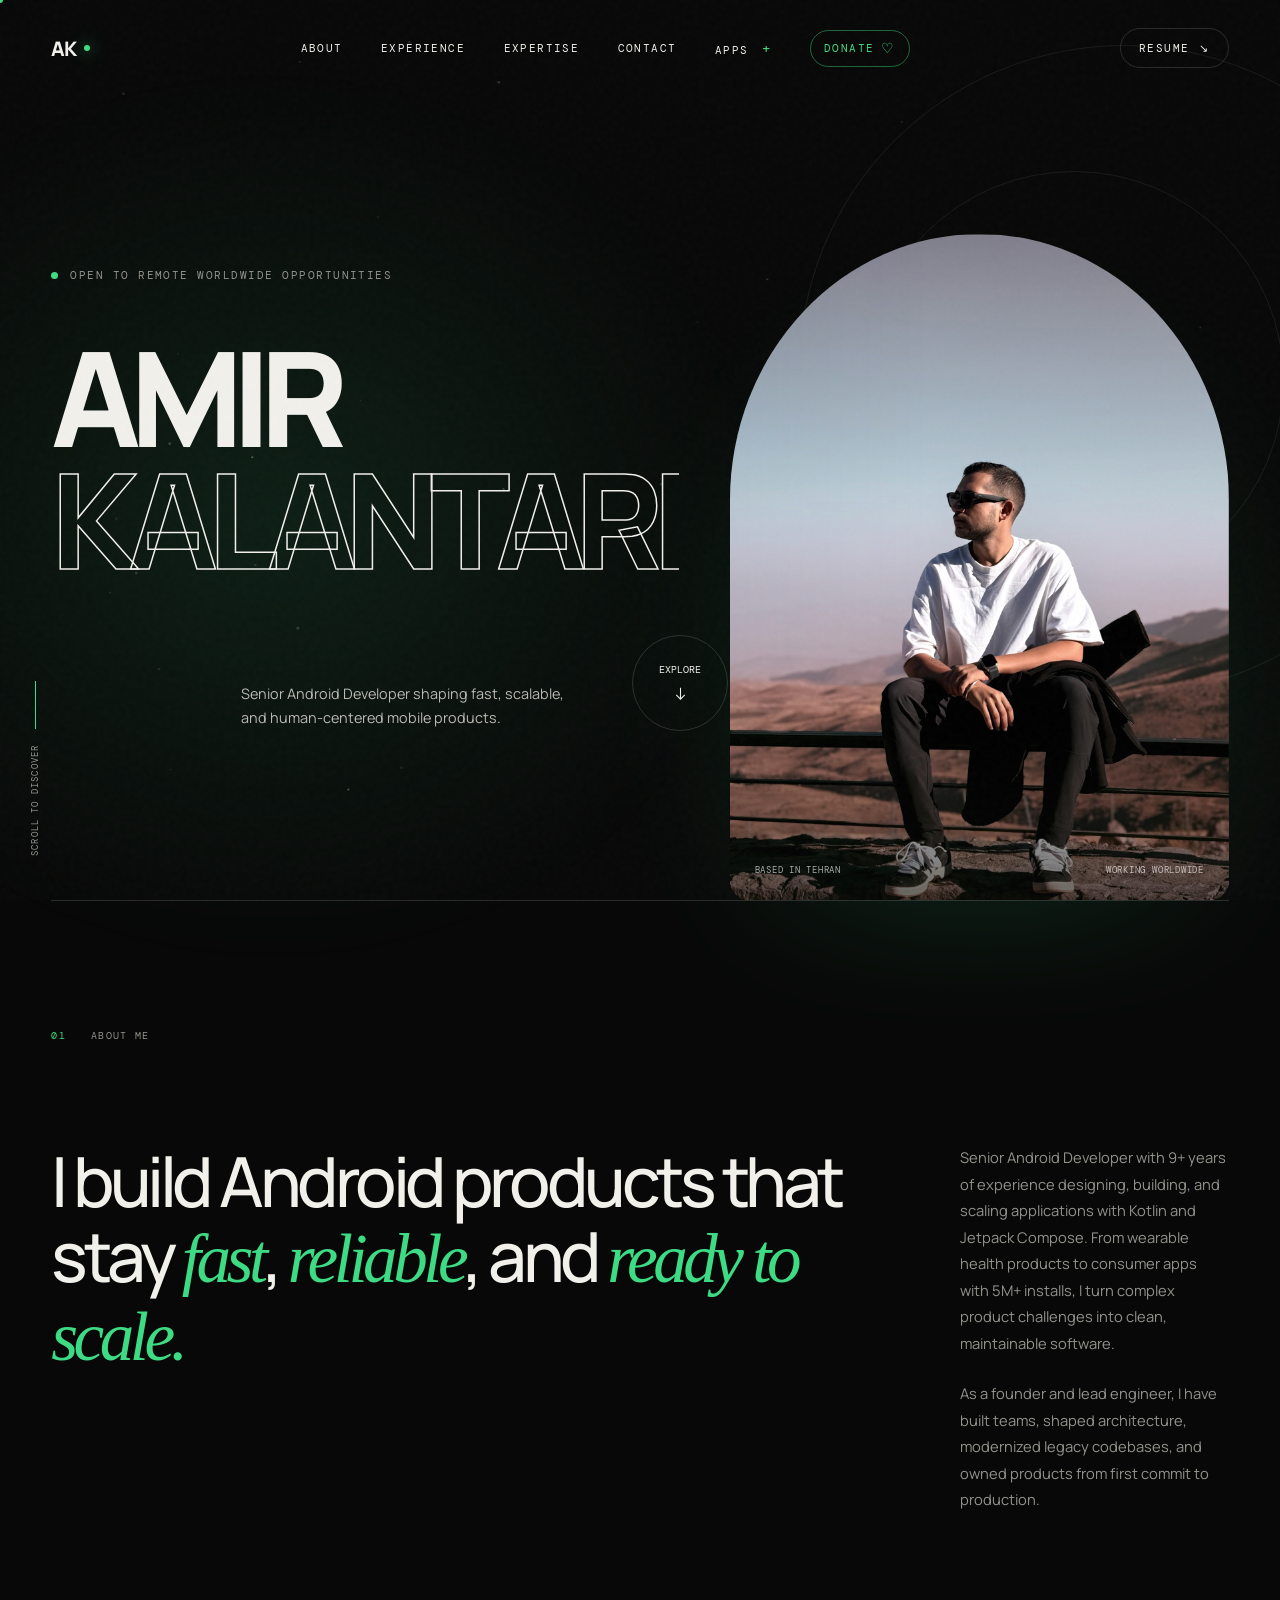
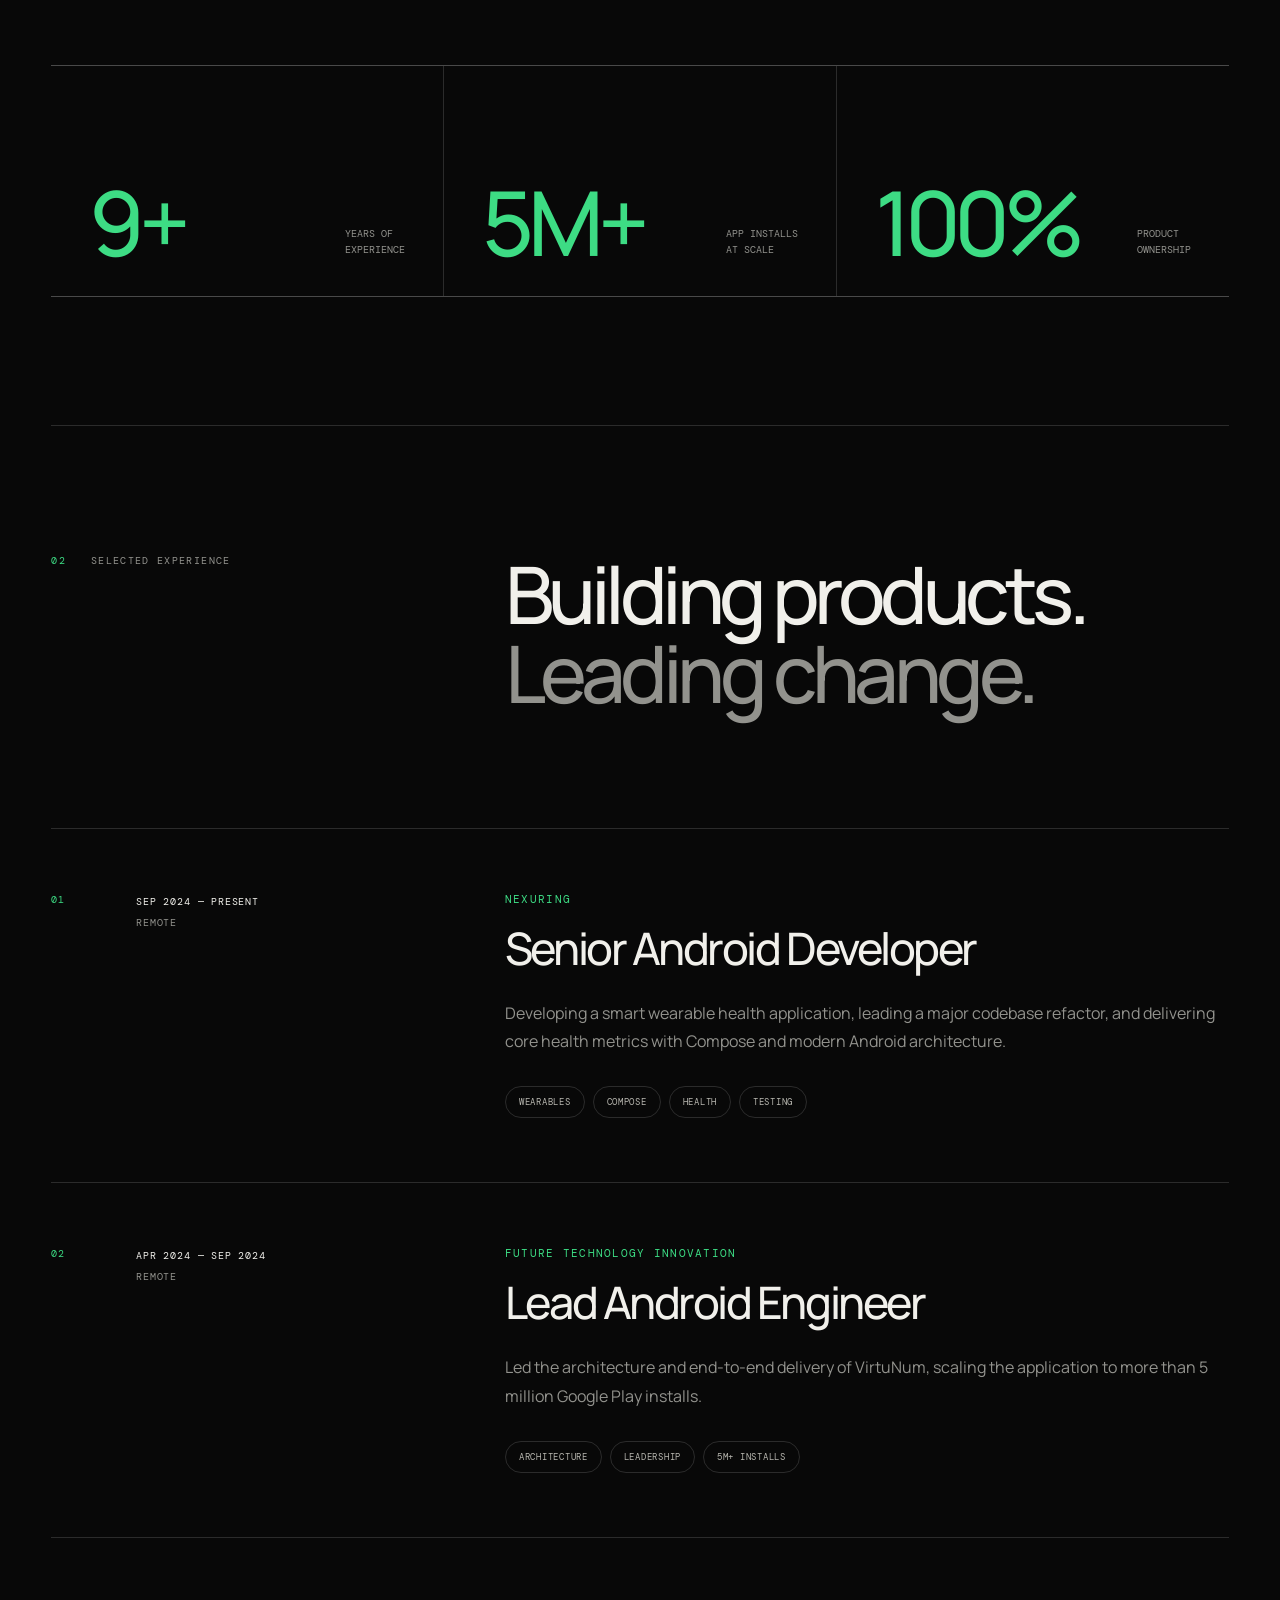
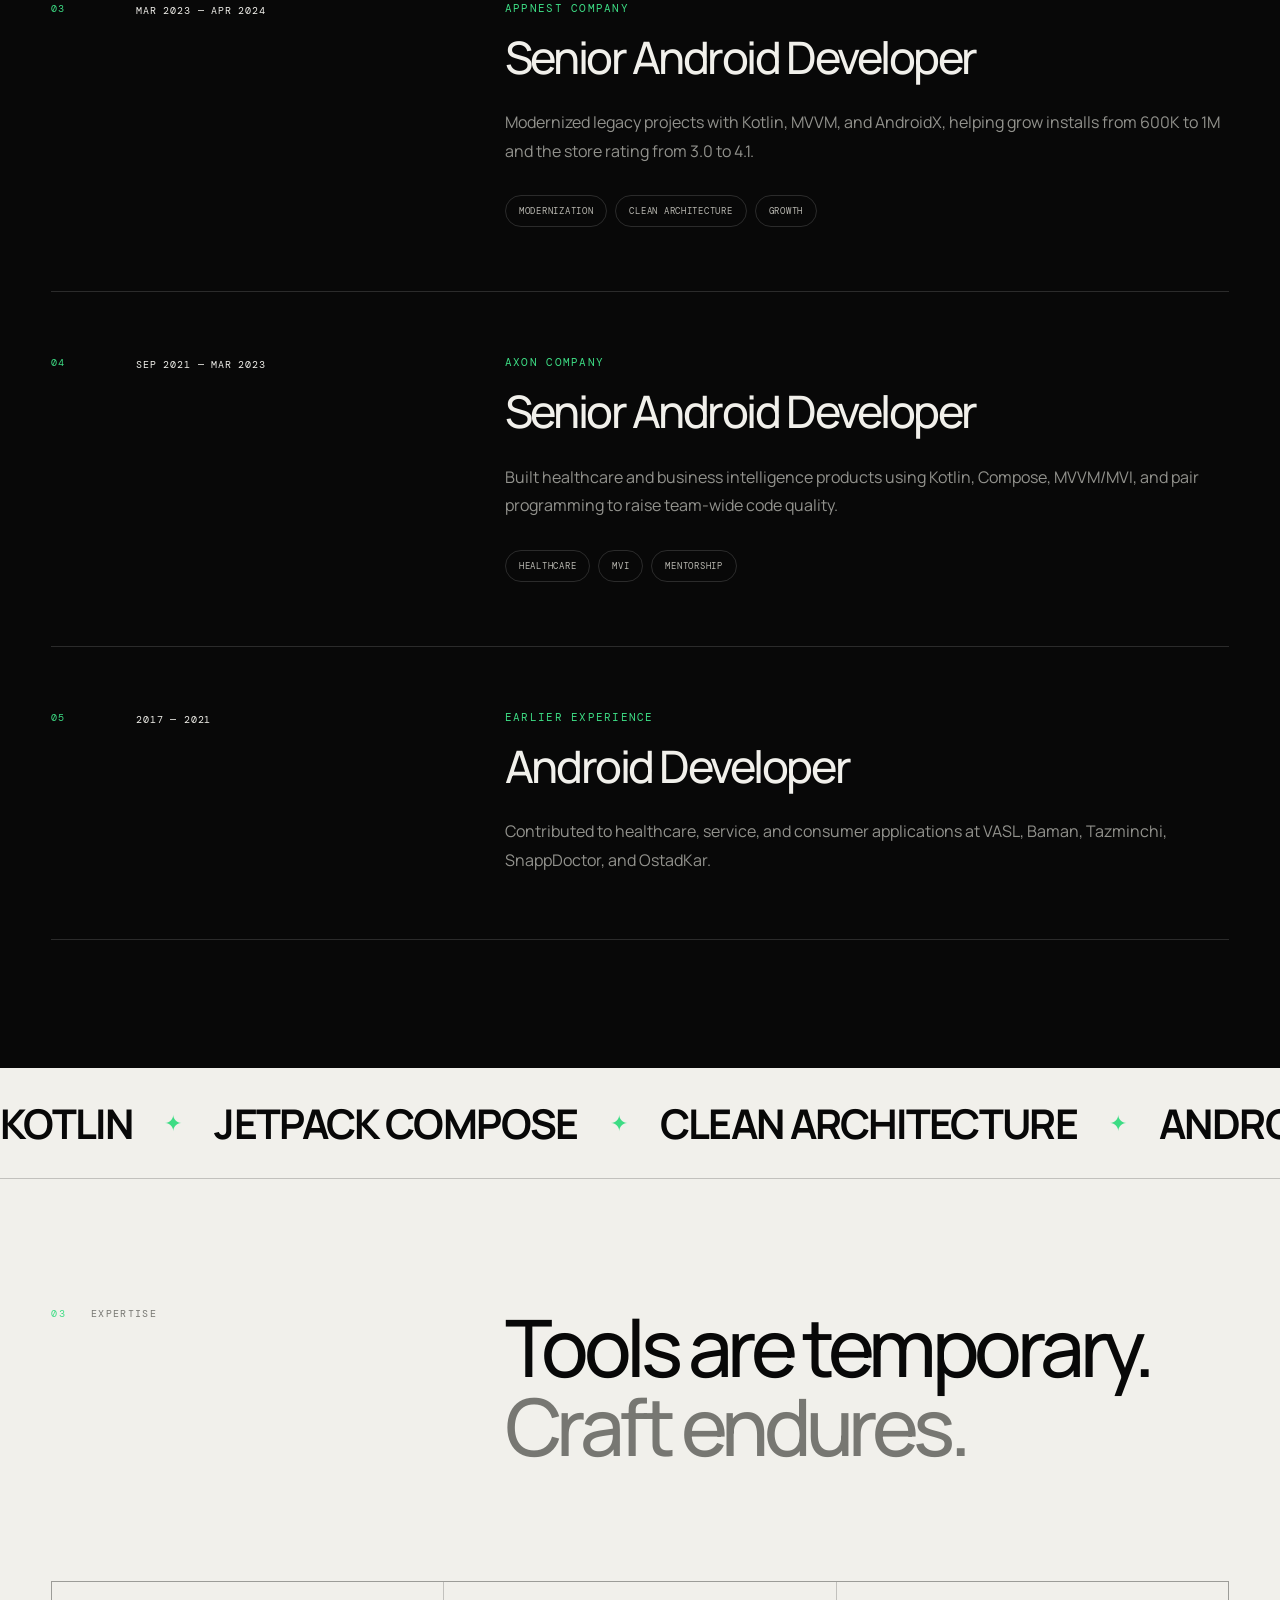
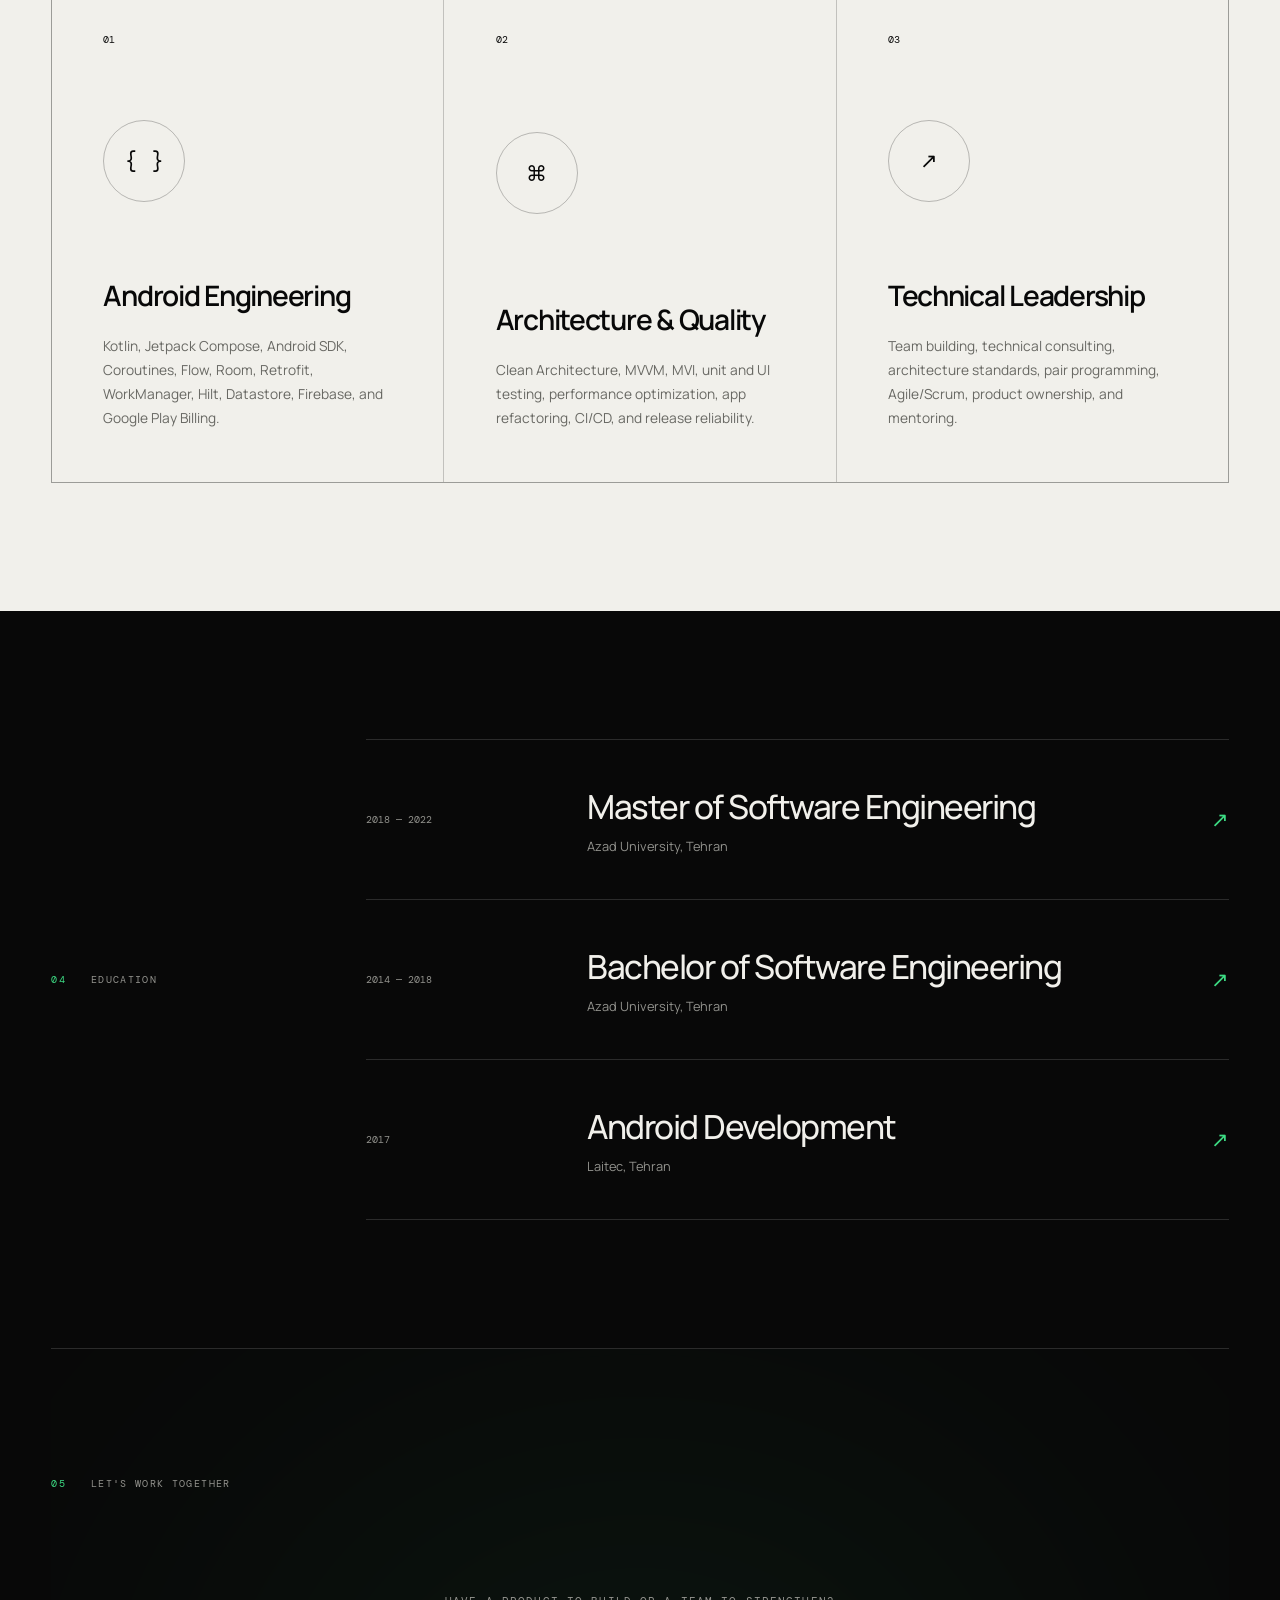
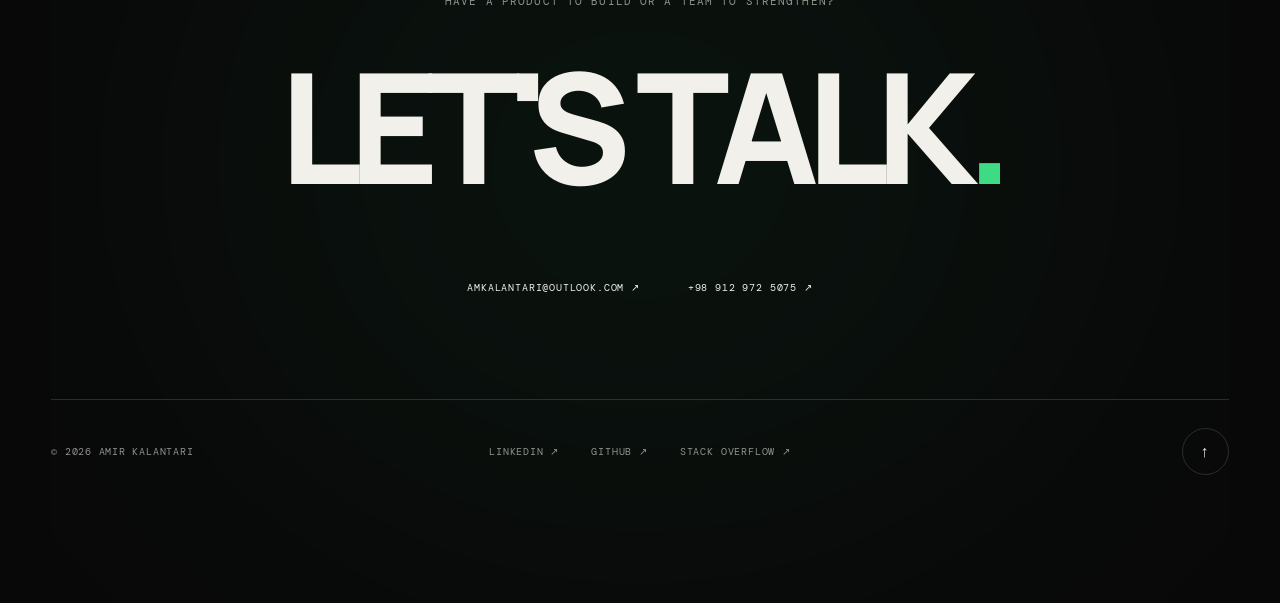
<file: index.html>
<!doctype html>
<html lang="en">
  <head>
    <meta charset="UTF-8" />
    <meta name="viewport" content="width=device-width, initial-scale=1.0" />
    <meta
      name="description"
      content="Amir Mohamad Kalantari is a Senior Android Developer with 9+ years of experience building high-scale, reliable mobile products."
    />
    <meta name="theme-color" content="#080808" />
    <meta property="og:title" content="Amir Kalantari — Senior Android Developer" />
    <meta
      property="og:description"
      content="Senior Android Developer specializing in Kotlin, Jetpack Compose, scalable architecture, and technical leadership."
    />
    <meta property="og:type" content="website" />
    <meta property="og:url" content="https://www.amkalantari.com/" />
    <meta
      property="og:image"
      content="https://www.amkalantari.com/assets/amir-kalantari-portrait.jpg"
    />
    <title>Amir Kalantari — Senior Android Developer</title>
    <link rel="canonical" href="https://www.amkalantari.com/" />
    <link rel="icon" href="assets/favicon.svg" type="image/svg+xml" />
    <link rel="preconnect" href="https://fonts.googleapis.com" />
    <link rel="preconnect" href="https://fonts.gstatic.com" crossorigin />
    <link
      href="https://fonts.googleapis.com/css2?family=DM+Mono:wght@300;400;500&family=Manrope:wght@400;500;600;700;800&display=swap"
      rel="stylesheet"
    />
    <link rel="stylesheet" href="styles.css" />
  </head>
  <body>
    <div class="noise" aria-hidden="true"></div>
    <div class="cursor-dot" aria-hidden="true"></div>
    <div class="cursor-ring" aria-hidden="true"></div>

    <header class="site-header">
      <a class="logo magnetic" href="#top" aria-label="Go to top">
        <span>AK</span><i></i>
      </a>
      <nav class="main-nav" aria-label="Main navigation">
        <a href="#about">About</a>
        <a href="#experience">Experience</a>
        <a href="#expertise">Expertise</a>
        <a href="#contact">Contact</a>
        <div class="apps-nav">
          <button
            class="apps-toggle"
            type="button"
            aria-expanded="false"
            aria-controls="apps-menu"
          >
            Apps
            <span aria-hidden="true">+</span>
          </button>
          <div class="apps-menu" id="apps-menu">
            <p>Android applications</p>
            <div class="apps-grid">
              <a href="https://agesnap.amkalantari.com"><span>AS</span>AgeSnap</a>
              <a href="https://fitindex.amkalantari.com"><span>FI</span>FitIndex BMI</a>
              <a href="https://loanmate.amkalantari.com"><span>LM</span>LoanMate</a>
              <a href="https://passforge.amkalantari.com"><span>PF</span>PassForge</a>
              <a href="https://focuspulse.amkalantari.com"><span>FP</span>FocusPulse</a>
              <a href="https://qrly.amkalantari.com"><span>QR</span>QRly</a>
              <a href="https://tiply.amkalantari.com"><span>TP</span>Tiply</a>
              <a href="https://hydratap.amkalantari.com"><span>HT</span>HydraTap</a>
              <a href="https://unitly.amkalantari.com"><span>UN</span>Unitly</a>
            </div>
          </div>
        </div>
        <a class="donate-nav-link" href="/donate">
          Donate
          <span aria-hidden="true">♡</span>
        </a>
      </nav>
      <a class="header-cta magnetic" href="assets/Amir_Kalantari_Resume.pdf" download>
        Resume
        <span aria-hidden="true">↘</span>
      </a>
      <button class="menu-button" type="button" aria-label="Open menu" aria-expanded="false">
        <span></span><span></span>
      </button>
    </header>

    <main>
      <section class="hero" id="top">
        <canvas id="particle-canvas" aria-hidden="true"></canvas>
        <div class="hero-orbit orbit-one" aria-hidden="true"></div>
        <div class="hero-orbit orbit-two" aria-hidden="true"></div>

        <div class="hero-copy">
          <p class="eyebrow reveal">
            <span class="status-pulse"></span>
            Open to remote worldwide opportunities
          </p>
          <h1 class="hero-title" aria-label="Amir Kalantari, Senior Android Developer">
            <span class="title-line"><span>AMIR</span></span>
            <span class="title-line title-outline"><span>KALANTARI</span></span>
          </h1>
          <div class="hero-bottom reveal">
            <p>
              Senior Android Developer shaping fast, scalable, and human-centered mobile
              products.
            </p>
            <a class="round-link magnetic" href="#about" aria-label="Discover more">
              <span>Explore</span>
              <svg viewBox="0 0 24 24" aria-hidden="true">
                <path d="M12 4v16M6 14l6 6 6-6" />
              </svg>
            </a>
          </div>
        </div>

        <div class="hero-portrait">
          <div class="portrait-glow"></div>
          <div class="portrait-frame reveal-image">
            <img
              src="assets/amir-kalantari-portrait.jpg"
              alt="Portrait of Amir Kalantari"
              width="1800"
              height="2400"
            />
          </div>
          <div class="portrait-label">
            <span>Based in Tehran</span>
            <span>Working worldwide</span>
          </div>
        </div>

        <div class="scroll-note" aria-hidden="true">
          <span>Scroll to discover</span>
          <i></i>
        </div>
      </section>

      <section class="statement section-pad" id="about">
        <div class="section-tag reveal">
          <span>01</span>
          <p>About me</p>
        </div>
        <div class="statement-content">
          <p class="big-statement split-reveal">
            I build Android products that stay <em>fast</em>, <em>reliable</em>, and
            <em>ready to scale.</em>
          </p>
          <div class="about-detail reveal">
            <p>
              Senior Android Developer with 9+ years of experience designing, building,
              and scaling applications with Kotlin and Jetpack Compose. From wearable
              health products to consumer apps with 5M+ installs, I turn complex product
              challenges into clean, maintainable software.
            </p>
            <p>
              As a founder and lead engineer, I have built teams, shaped architecture,
              modernized legacy codebases, and owned products from first commit to
              production.
            </p>
          </div>
        </div>

        <div class="metrics">
          <article class="metric reveal">
            <strong data-count="9" data-suffix="+">0</strong>
            <span>Years of<br />experience</span>
          </article>
          <article class="metric reveal">
            <strong data-count="5" data-suffix="M+">0</strong>
            <span>App installs<br />at scale</span>
          </article>
          <article class="metric reveal">
            <strong data-count="100" data-suffix="%">0</strong>
            <span>Product<br />ownership</span>
          </article>
        </div>
      </section>

      <section class="experience section-pad" id="experience">
        <div class="section-heading">
          <div class="section-tag reveal">
            <span>02</span>
            <p>Selected experience</p>
          </div>
          <h2 class="reveal">Building products.<br /><span>Leading change.</span></h2>
        </div>

        <div class="timeline">
          <article class="job reveal">
            <div class="job-meta">
              <span class="job-index">01</span>
              <p>Sep 2024 — Present</p>
              <small>Remote</small>
            </div>
            <div class="job-main">
              <p class="job-company">NexuRing</p>
              <h3>Senior Android Developer</h3>
              <p>
                Developing a smart wearable health application, leading a major codebase
                refactor, and delivering core health metrics with Compose and modern
                Android architecture.
              </p>
              <div class="job-tags">
                <span>Wearables</span><span>Compose</span><span>Health</span>
                <span>Testing</span>
              </div>
            </div>
          </article>

          <article class="job reveal">
            <div class="job-meta">
              <span class="job-index">02</span>
              <p>Apr 2024 — Sep 2024</p>
              <small>Remote</small>
            </div>
            <div class="job-main">
              <p class="job-company">Future Technology Innovation</p>
              <h3>Lead Android Engineer</h3>
              <p>
                Led the architecture and end-to-end delivery of VirtuNum, scaling the
                application to more than 5 million Google Play installs.
              </p>
              <div class="job-tags">
                <span>Architecture</span><span>Leadership</span><span>5M+ installs</span>
              </div>
            </div>
          </article>

          <article class="job reveal">
            <div class="job-meta">
              <span class="job-index">03</span>
              <p>Mar 2023 — Apr 2024</p>
            </div>
            <div class="job-main">
              <p class="job-company">Appnest Company</p>
              <h3>Senior Android Developer</h3>
              <p>
                Modernized legacy projects with Kotlin, MVVM, and AndroidX, helping grow
                installs from 600K to 1M and the store rating from 3.0 to 4.1.
              </p>
              <div class="job-tags">
                <span>Modernization</span><span>Clean Architecture</span>
                <span>Growth</span>
              </div>
            </div>
          </article>

          <article class="job reveal">
            <div class="job-meta">
              <span class="job-index">04</span>
              <p>Sep 2021 — Mar 2023</p>
            </div>
            <div class="job-main">
              <p class="job-company">Axon Company</p>
              <h3>Senior Android Developer</h3>
              <p>
                Built healthcare and business intelligence products using Kotlin,
                Compose, MVVM/MVI, and pair programming to raise team-wide code quality.
              </p>
              <div class="job-tags">
                <span>Healthcare</span><span>MVI</span><span>Mentorship</span>
              </div>
            </div>
          </article>

          <article class="job job-compact reveal">
            <div class="job-meta">
              <span class="job-index">05</span>
              <p>2017 — 2021</p>
            </div>
            <div class="job-main">
              <p class="job-company">Earlier Experience</p>
              <h3>Android Developer</h3>
              <p>
                Contributed to healthcare, service, and consumer applications at VASL,
                Baman, Tazminchi, SnappDoctor, and OstadKar.
              </p>
            </div>
          </article>
        </div>
      </section>

      <section class="expertise" id="expertise">
        <div class="marquee" aria-hidden="true">
          <div class="marquee-track">
            <span>KOTLIN</span><i>✦</i><span>JETPACK COMPOSE</span><i>✦</i>
            <span>CLEAN ARCHITECTURE</span><i>✦</i><span>ANDROID</span><i>✦</i>
            <span>KOTLIN</span><i>✦</i><span>JETPACK COMPOSE</span><i>✦</i>
            <span>CLEAN ARCHITECTURE</span><i>✦</i><span>ANDROID</span><i>✦</i>
          </div>
        </div>

        <div class="section-pad expertise-inner">
          <div class="section-heading">
            <div class="section-tag reveal">
              <span>03</span>
              <p>Expertise</p>
            </div>
            <h2 class="reveal">Tools are temporary.<br /><span>Craft endures.</span></h2>
          </div>

          <div class="skills-grid">
            <article class="skill-card reveal">
              <span class="skill-number">01</span>
              <div class="skill-icon">{ }</div>
              <h3>Android Engineering</h3>
              <p>
                Kotlin, Jetpack Compose, Android SDK, Coroutines, Flow, Room, Retrofit,
                WorkManager, Hilt, Datastore, Firebase, and Google Play Billing.
              </p>
            </article>
            <article class="skill-card reveal">
              <span class="skill-number">02</span>
              <div class="skill-icon">⌘</div>
              <h3>Architecture & Quality</h3>
              <p>
                Clean Architecture, MVVM, MVI, unit and UI testing, performance
                optimization, app refactoring, CI/CD, and release reliability.
              </p>
            </article>
            <article class="skill-card reveal">
              <span class="skill-number">03</span>
              <div class="skill-icon">↗</div>
              <h3>Technical Leadership</h3>
              <p>
                Team building, technical consulting, architecture standards, pair
                programming, Agile/Scrum, product ownership, and mentoring.
              </p>
            </article>
          </div>
        </div>
      </section>

      <section class="education section-pad">
        <div class="section-tag reveal">
          <span>04</span>
          <p>Education</p>
        </div>
        <div class="education-list">
          <article class="education-item reveal">
            <span>2018 — 2022</span>
            <div>
              <h3>Master of Software Engineering</h3>
              <p>Azad University, Tehran</p>
            </div>
            <i>↗</i>
          </article>
          <article class="education-item reveal">
            <span>2014 — 2018</span>
            <div>
              <h3>Bachelor of Software Engineering</h3>
              <p>Azad University, Tehran</p>
            </div>
            <i>↗</i>
          </article>
          <article class="education-item reveal">
            <span>2017</span>
            <div>
              <h3>Android Development</h3>
              <p>Laitec, Tehran</p>
            </div>
            <i>↗</i>
          </article>
        </div>
      </section>

      <section class="contact section-pad" id="contact">
        <div class="contact-glow" aria-hidden="true"></div>
        <div class="section-tag reveal">
          <span>05</span>
          <p>Let's work together</p>
        </div>
        <div class="contact-main">
          <p class="contact-kicker reveal">Have a product to build or a team to strengthen?</p>
          <a class="contact-email magnetic reveal" href="mailto:Amkalantari@outlook.com">
            LET'S TALK<span>.</span>
          </a>
          <div class="contact-actions reveal">
            <a href="mailto:Amkalantari@outlook.com">Amkalantari@outlook.com ↗</a>
            <a href="tel:+989129725075">+98 912 972 5075 ↗</a>
          </div>
        </div>

        <footer>
          <p>© <span id="year">2026</span> Amir Kalantari</p>
          <div class="socials">
            <a href="https://www.linkedin.com/in/amkalantari/" target="_blank" rel="noreferrer"
              >LinkedIn ↗</a
            >
            <a href="https://github.com/amkalantari" target="_blank" rel="noreferrer"
              >GitHub ↗</a
            >
            <a
              href="https://stackoverflow.com/users/10337250/amiir-kalantari"
              target="_blank"
              rel="noreferrer"
              >Stack Overflow ↗</a
            >
          </div>
          <a class="back-top magnetic" href="#top" aria-label="Back to top">↑</a>
        </footer>
      </section>
    </main>

    <script src="script.js"></script>
  </body>
</html>
</file>
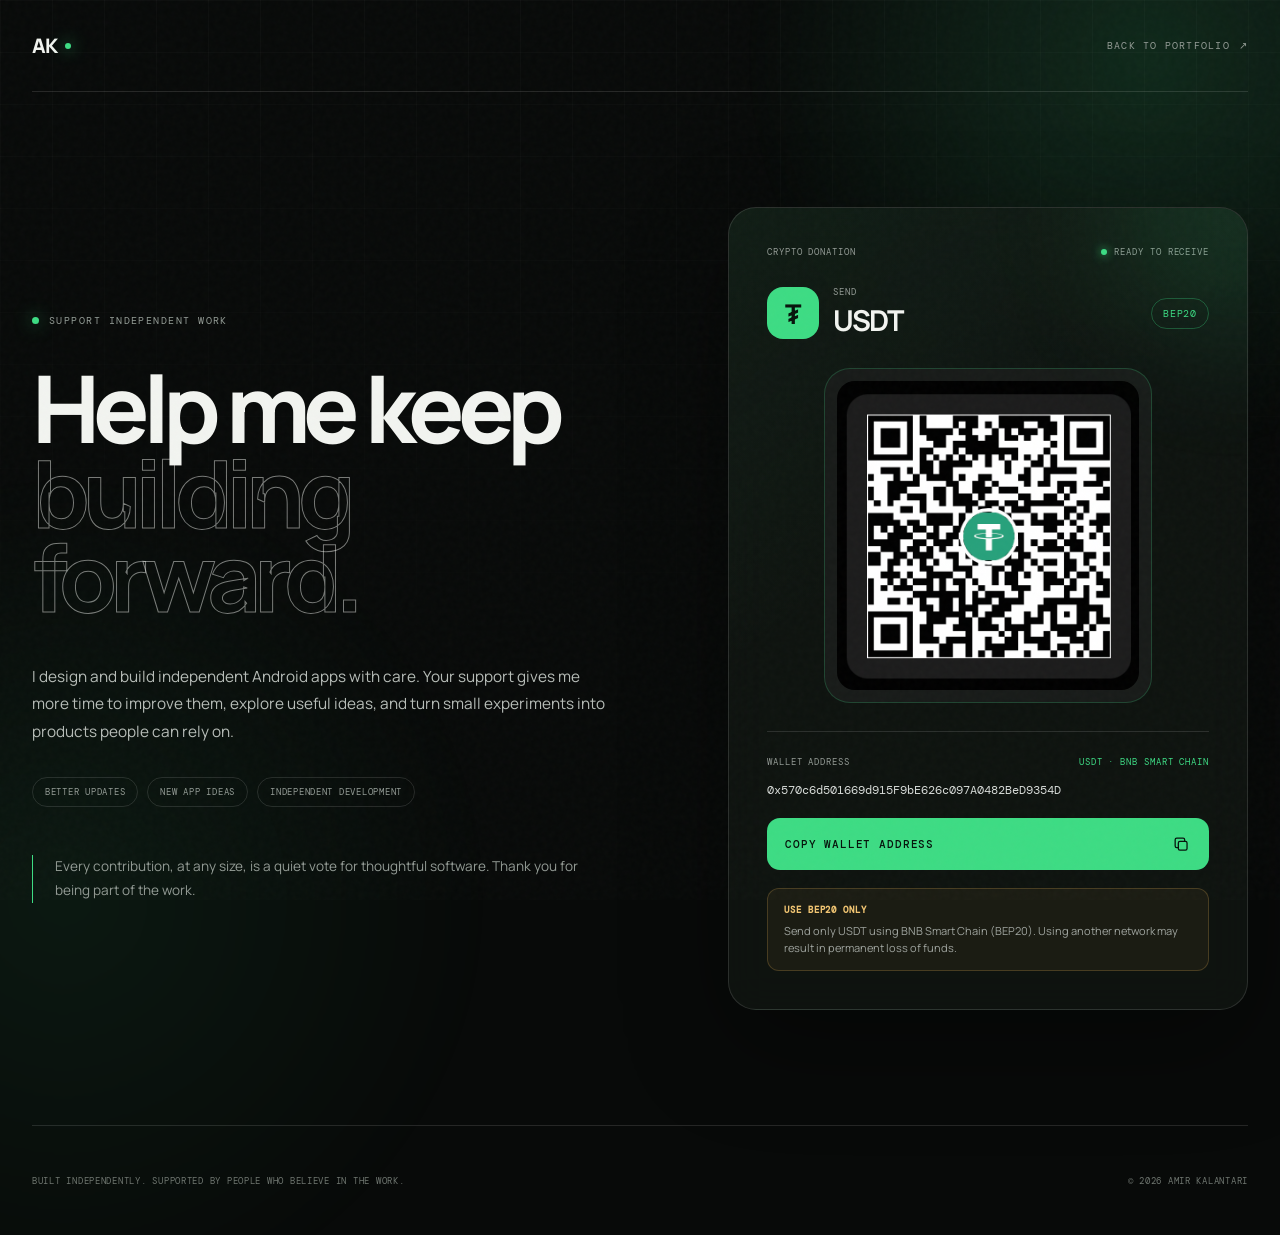
<file: donate/index.html>
<!doctype html>
<html lang="en">
  <head>
    <meta charset="UTF-8" />
    <meta name="viewport" content="width=device-width, initial-scale=1.0" />
    <meta
      name="description"
      content="Support Amir Kalantari's independent Android apps and open product experiments."
    />
    <meta name="theme-color" content="#080a09" />
    <meta property="og:title" content="Support Amir Kalantari" />
    <meta
      property="og:description"
      content="Help fund independent Android apps, thoughtful experiments, and better digital products."
    />
    <meta property="og:type" content="website" />
    <meta property="og:url" content="https://www.amkalantari.com/donate" />
    <title>Donate — Amir Kalantari</title>
    <link rel="canonical" href="https://www.amkalantari.com/donate" />
    <link rel="icon" href="/assets/favicon.svg" type="image/svg+xml" />
    <link rel="preconnect" href="https://fonts.googleapis.com" />
    <link rel="preconnect" href="https://fonts.gstatic.com" crossorigin />
    <link
      href="https://fonts.googleapis.com/css2?family=DM+Mono:wght@300;400;500&family=Manrope:wght@400;500;600;700;800&display=swap"
      rel="stylesheet"
    />
    <link rel="stylesheet" href="/donate/donate.css" />
  </head>
  <body>
    <div class="noise" aria-hidden="true"></div>
    <div class="ambient ambient-one" aria-hidden="true"></div>
    <div class="ambient ambient-two" aria-hidden="true"></div>

    <header class="donate-header">
      <a class="brand" href="/" aria-label="Back to Amir Kalantari portfolio">
        <span>AK</span><i></i>
      </a>
      <a class="back-link" href="/">
        Back to portfolio
        <span aria-hidden="true">↗</span>
      </a>
    </header>

    <main>
      <section class="donate-intro">
        <p class="eyebrow"><i></i> Support independent work</p>
        <h1>
          Help me keep<br />
          <span>building forward.</span>
        </h1>
        <p class="lead">
          I design and build independent Android apps with care. Your support gives me more
          time to improve them, explore useful ideas, and turn small experiments into
          products people can rely on.
        </p>
        <div class="impact-list">
          <span>Better updates</span>
          <span>New app ideas</span>
          <span>Independent development</span>
        </div>
        <blockquote>
          Every contribution, at any size, is a quiet vote for thoughtful software. Thank
          you for being part of the work.
        </blockquote>
      </section>

      <section class="wallet-card" aria-labelledby="wallet-title">
        <div class="card-topline">
          <span>Crypto donation</span>
          <span class="live-label"><i></i> Ready to receive</span>
        </div>

        <div class="token-heading">
          <div class="token-mark">₮</div>
          <div>
            <p>Send</p>
            <h2 id="wallet-title">USDT</h2>
          </div>
          <div class="network-badge">BEP20</div>
        </div>

        <div class="qr-frame">
          <img
            src="/assets/donate-usdt-bep20.png"
            alt="QR code for Amir Kalantari's USDT wallet on the BEP20 network"
            width="342"
            height="350"
          />
        </div>

        <div class="wallet-details">
          <div class="detail-label">
            <span>Wallet address</span>
            <span>USDT · BNB Smart Chain</span>
          </div>
          <code id="wallet-address">0x570c6d501669d915F9bE626c097A0482BeD9354D</code>
          <button class="copy-button" type="button" data-copy-address>
            <span data-copy-label>Copy wallet address</span>
            <svg viewBox="0 0 24 24" aria-hidden="true">
              <rect x="8" y="8" width="11" height="11" rx="2"></rect>
              <path d="M16 8V6a2 2 0 0 0-2-2H6a2 2 0 0 0-2 2v8a2 2 0 0 0 2 2h2"></path>
            </svg>
          </button>
        </div>

        <div class="network-warning">
          <strong>Use BEP20 only</strong>
          Send only USDT using BNB Smart Chain (BEP20). Using another network may result in
          permanent loss of funds.
        </div>
      </section>
    </main>

    <footer>
      <p>Built independently. Supported by people who believe in the work.</p>
      <p>© <span id="year"></span> Amir Kalantari</p>
    </footer>

    <div class="toast" role="status" aria-live="polite" data-toast>
      Wallet address copied
    </div>
    <script src="/donate/donate.js"></script>
  </body>
</html>
</file>
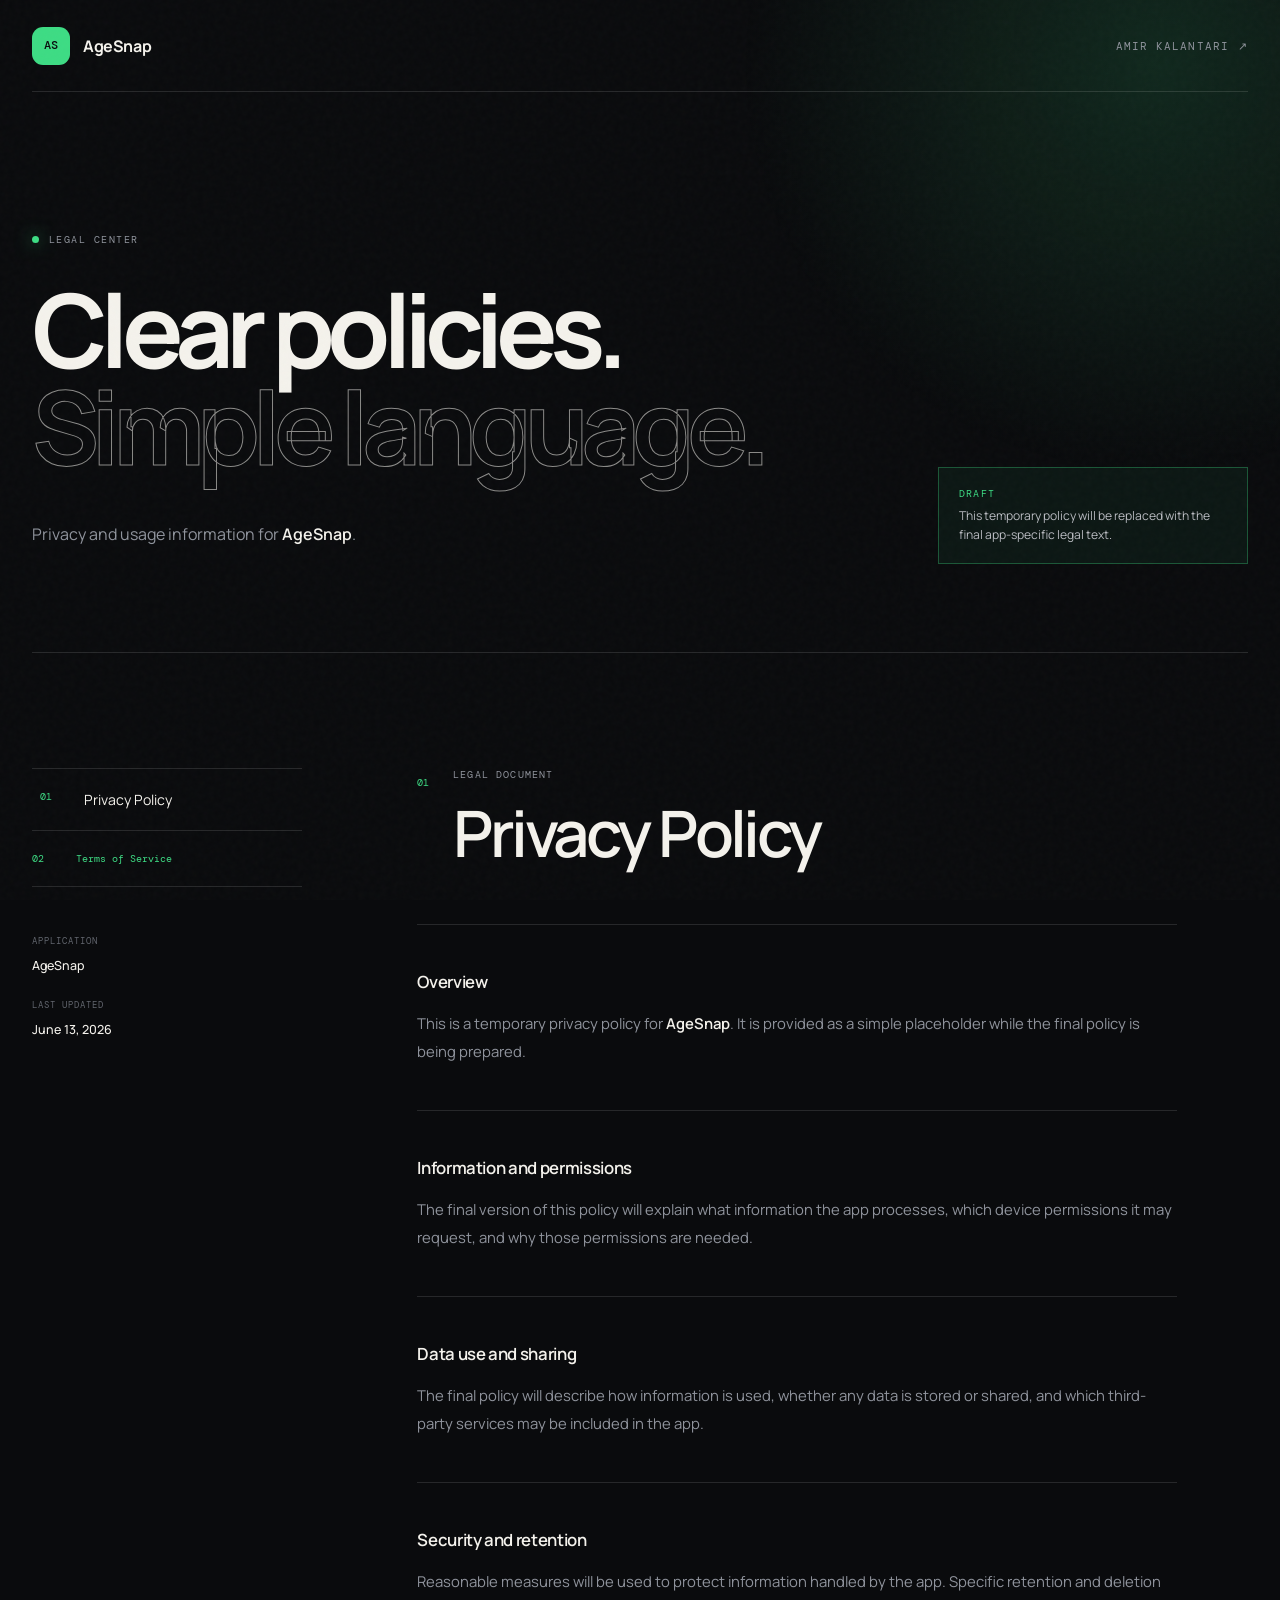
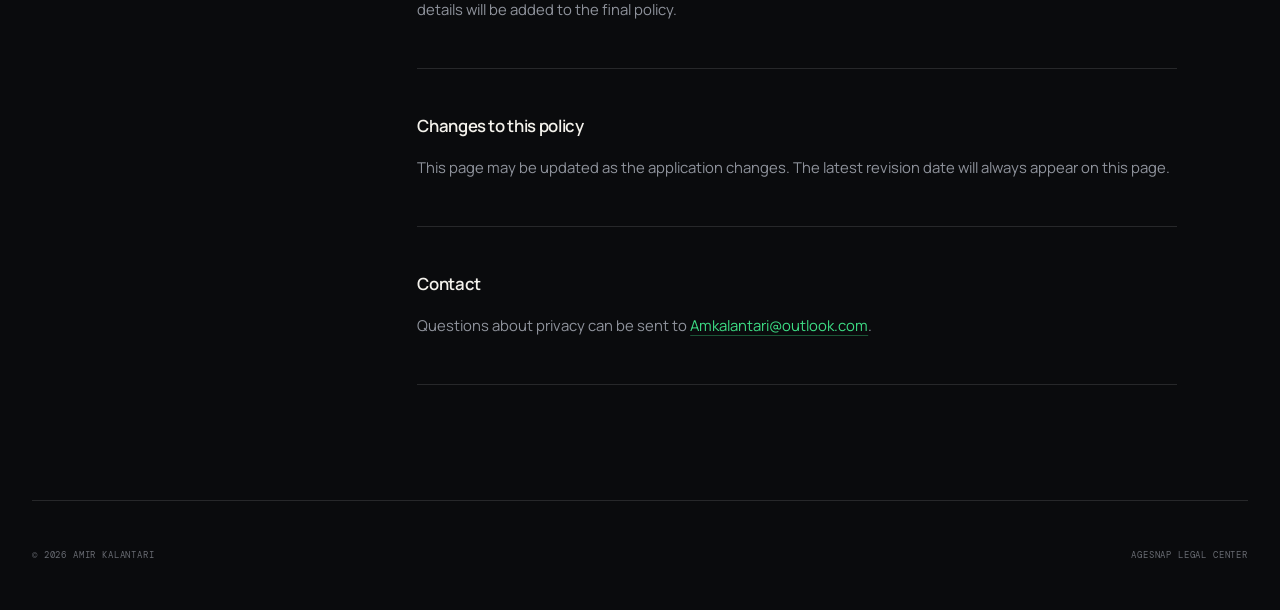
<file: legal/index.html>
<!doctype html>
<html lang="en">
  <head>
    <meta charset="UTF-8" />
    <meta name="viewport" content="width=device-width, initial-scale=1.0" />
    <meta name="robots" content="noindex, nofollow" />
    <meta name="theme-color" content="#0a0b0d" />
    <meta
      name="description"
      content="Privacy Policy and Terms of Service for an Amir Kalantari mobile application."
    />
    <title>App Legal Center</title>
    <link rel="icon" href="/assets/favicon.svg" type="image/svg+xml" />
    <link rel="preconnect" href="https://fonts.googleapis.com" />
    <link rel="preconnect" href="https://fonts.gstatic.com" crossorigin />
    <link
      href="https://fonts.googleapis.com/css2?family=DM+Mono:wght@400;500&family=Manrope:wght@400;500;600;700;800&display=swap"
      rel="stylesheet"
    />
    <link rel="stylesheet" href="/legal/legal.css" />
  </head>
  <body>
    <div class="ambient" aria-hidden="true"></div>
    <header class="legal-header">
      <a class="brand" href="/" aria-label="App legal center home">
        <span class="app-mark" data-app-initials>AP</span>
        <span data-app-name>Application</span>
      </a>
      <a class="developer-link" href="https://www.amkalantari.com">
        Amir Kalantari
        <span aria-hidden="true">↗</span>
      </a>
    </header>

    <main>
      <section class="legal-hero">
        <p class="kicker"><i></i> Legal center</p>
        <h1>
          Clear policies.<br />
          <span>Simple language.</span>
        </h1>
        <p class="intro">
          Privacy and usage information for <strong data-app-name>this application</strong>.
        </p>
        <div class="draft-notice" data-draft-notice>
          <span>Draft</span>
          This temporary policy will be replaced with the final app-specific legal text.
        </div>
      </section>

      <div class="legal-layout">
        <aside>
          <nav class="legal-tabs" aria-label="Legal documents">
            <a href="/privacy" data-document-link="privacy">
              <span>01</span>
              Privacy Policy
            </a>
            <a href="/terms" data-document-link="terms">
              <span>02</span>
              <span data-terms-label>Terms of Service</span>
            </a>
          </nav>
          <div class="app-meta">
            <p>Application</p>
            <strong data-app-name>Application</strong>
            <p>Last updated</p>
            <strong data-last-updated>June 13, 2026</strong>
          </div>
        </aside>

        <article class="legal-document" data-document="privacy" data-app-scope="default">
          <div class="document-heading">
            <span>01</span>
            <div>
              <p>Legal document</p>
              <h2>Privacy Policy</h2>
            </div>
          </div>

          <section>
            <h3>Overview</h3>
            <p>
              This is a temporary privacy policy for
              <strong data-app-name>this application</strong>. It is provided as a simple
              placeholder while the final policy is being prepared.
            </p>
          </section>

          <section>
            <h3>Information and permissions</h3>
            <p>
              The final version of this policy will explain what information the app
              processes, which device permissions it may request, and why those permissions
              are needed.
            </p>
          </section>

          <section>
            <h3>Data use and sharing</h3>
            <p>
              The final policy will describe how information is used, whether any data is
              stored or shared, and which third-party services may be included in the app.
            </p>
          </section>

          <section>
            <h3>Security and retention</h3>
            <p>
              Reasonable measures will be used to protect information handled by the app.
              Specific retention and deletion details will be added to the final policy.
            </p>
          </section>

          <section>
            <h3>Changes to this policy</h3>
            <p>
              This page may be updated as the application changes. The latest revision date
              will always appear on this page.
            </p>
          </section>

          <section>
            <h3>Contact</h3>
            <p>
              Questions about privacy can be sent to
              <a href="mailto:Amkalantari@outlook.com">Amkalantari@outlook.com</a>.
            </p>
          </section>
        </article>

        <article class="legal-document" data-document="terms" data-app-scope="default">
          <div class="document-heading">
            <span>02</span>
            <div>
              <p>Legal document</p>
              <h2>Terms of Service</h2>
            </div>
          </div>

          <section>
            <h3>Acceptance of terms</h3>
            <p>
              By installing or using <strong data-app-name>this application</strong>, you
              agree to these temporary terms. A complete app-specific version will replace
              this draft.
            </p>
          </section>

          <section>
            <h3>Use of the application</h3>
            <p>
              You may use the app for its intended personal purpose and in accordance with
              applicable laws. You must not misuse, disrupt, copy, or attempt to reverse
              engineer the service except where permitted by law.
            </p>
          </section>

          <section>
            <h3>Availability and changes</h3>
            <p>
              Features may be changed, improved, suspended, or discontinued. The app is
              provided on an “as available” basis without a guarantee of uninterrupted
              operation.
            </p>
          </section>

          <section>
            <h3>Responsibility</h3>
            <p>
              The app is provided as a general-purpose tool. You remain responsible for how
              you use its information, calculations, recommendations, or generated content.
            </p>
          </section>

          <section>
            <h3>Updates to these terms</h3>
            <p>
              These terms may be updated when the application or its services change.
              Continued use after an update means you accept the revised terms.
            </p>
          </section>

          <section>
            <h3>Contact</h3>
            <p>
              Questions about these terms can be sent to
              <a href="mailto:Amkalantari@outlook.com">Amkalantari@outlook.com</a>.
            </p>
          </section>
        </article>

        <article
          class="legal-document"
          data-document="privacy"
          data-app-scope="unitly"
        >
          <div class="document-heading">
            <span>01</span>
            <div>
              <p>Last updated · June 2026</p>
              <h2>Privacy Policy</h2>
            </div>
          </div>

          <section>
            <h3>Overview</h3>
            <p>
              Unitly (“the App”) is a unit conversion application developed by Amir
              Kalantari. This Privacy Policy explains how information is collected, used,
              and protected when you use the App.
            </p>
          </section>

          <section>
            <h3>Information We Collect</h3>
            <p>
              Unitly does not require account registration and does not collect personal
              information such as:
            </p>
            <ul>
              <li>Name</li>
              <li>Email address</li>
              <li>Phone number</li>
              <li>Home address</li>
              <li>Payment information</li>
            </ul>
            <p>The App may store limited data locally on your device, including:</p>
            <ul>
              <li>Recent conversions</li>
              <li>App preferences</li>
              <li>Theme settings</li>
              <li>Language preferences</li>
            </ul>
            <p>
              This information remains on your device and is not used to identify you
              personally.
            </p>
          </section>

          <section>
            <h3>Advertising</h3>
            <p>
              The App may display advertisements through Google AdMob. Google AdMob may
              collect certain information, including:
            </p>
            <ul>
              <li>Device identifiers</li>
              <li>Advertising identifiers</li>
              <li>Device information</li>
              <li>Approximate location</li>
              <li>App interaction data</li>
            </ul>
            <p>
              This information is used to provide and improve advertising services. For
              more information, please review
              <a href="https://policies.google.com/privacy">Google’s Privacy Policy</a>.
            </p>
          </section>

          <section>
            <h3>Analytics</h3>
            <p>
              The App may use Firebase Analytics to understand how users interact with the
              App. Analytics information may include:
            </p>
            <ul>
              <li>Device type</li>
              <li>Operating system version</li>
              <li>App version</li>
              <li>General usage events</li>
            </ul>
            <p>
              This information is collected in an aggregated and anonymous manner.
            </p>
          </section>

          <section>
            <h3>Crash Reporting</h3>
            <p>
              The App may use Firebase Crashlytics to identify and fix application issues.
              Crash reports may include:
            </p>
            <ul>
              <li>Device model</li>
              <li>Operating system version</li>
              <li>App version</li>
              <li>Technical crash logs</li>
            </ul>
            <p>
              No personal information is intentionally collected through crash reports.
            </p>
          </section>

          <section>
            <h3>Data Sharing</h3>
            <p>
              We do not sell, rent, or trade personal information. Certain technical
              information may be processed by trusted third-party service providers,
              including:
            </p>
            <ul>
              <li>Google AdMob</li>
              <li>Google Firebase</li>
            </ul>
            <p>
              These providers process information according to their own privacy policies.
            </p>
          </section>

          <section>
            <h3>Data Security</h3>
            <p>
              Reasonable technical measures are used to protect application data. However,
              no method of electronic storage or transmission is completely secure.
            </p>
          </section>

          <section>
            <h3>Children’s Privacy</h3>
            <p>
              The App is not directed toward children under the age of 13 and does not
              knowingly collect personal information from children.
            </p>
          </section>

          <section>
            <h3>Changes to This Privacy Policy</h3>
            <p>
              We may update this Privacy Policy from time to time. Changes will be posted
              on this page with an updated revision date.
            </p>
          </section>

          <section>
            <h3>Contact</h3>
            <p>
              If you have any questions regarding this Privacy Policy, please contact
              <a href="mailto:amkalantari.dev@gmail.com">amkalantari.dev@gmail.com</a>.
            </p>
          </section>
        </article>

        <article class="legal-document" data-document="terms" data-app-scope="unitly">
          <div class="document-heading">
            <span>02</span>
            <div>
              <p>Last updated · June 2026</p>
              <h2>Terms of Use</h2>
            </div>
          </div>

          <section>
            <h3>Welcome to Unitly</h3>
            <p>
              By downloading, installing, or using the App, you agree to these Terms of
              Use.
            </p>
          </section>

          <section>
            <h3>Acceptance of Terms</h3>
            <p>
              By using Unitly, you agree to comply with these Terms. If you do not agree,
              please discontinue use of the App.
            </p>
          </section>

          <section>
            <h3>App Purpose</h3>
            <p>
              Unitly is provided as a general-purpose unit conversion tool. While we strive
              to provide accurate conversion results, we do not guarantee that all
              calculations are free from errors.
            </p>
            <p>
              Users should independently verify results when conversions are used for
              professional, engineering, financial, medical, legal, scientific, or
              safety-critical purposes.
            </p>
          </section>

          <section>
            <h3>License</h3>
            <p>
              You are granted a limited, non-exclusive, non-transferable license to use the
              App for personal and lawful purposes. You may not:
            </p>
            <ul>
              <li>Reverse engineer the App</li>
              <li>Modify the App</li>
              <li>Redistribute the App without permission</li>
              <li>Use the App for unlawful activities</li>
            </ul>
          </section>

          <section>
            <h3>Intellectual Property</h3>
            <p>
              All rights, title, and interest in the App, including its design, code,
              graphics, branding, and content, remain the property of the developer unless
              otherwise stated.
            </p>
          </section>

          <section>
            <h3>Third-Party Services</h3>
            <p>The App may use third-party services including:</p>
            <ul>
              <li>Google AdMob</li>
              <li>Firebase Analytics</li>
              <li>Firebase Crashlytics</li>
            </ul>
            <p>
              Use of these services may be subject to their respective terms and policies.
            </p>
          </section>

          <section>
            <h3>Disclaimer</h3>
            <p>
              The App is provided on an “AS IS” and “AS AVAILABLE” basis. We make no
              warranties regarding:
            </p>
            <ul>
              <li>Accuracy</li>
              <li>Reliability</li>
              <li>Availability</li>
              <li>Fitness for a particular purpose</li>
            </ul>
            <p>Use of the App is at your own risk.</p>
          </section>

          <section>
            <h3>Limitation of Liability</h3>
            <p>
              To the maximum extent permitted by law, the developer shall not be liable for
              any indirect, incidental, special, consequential, or punitive damages
              resulting from the use of the App.
            </p>
          </section>

          <section>
            <h3>Termination</h3>
            <p>
              We reserve the right to modify, suspend, or discontinue the App or any part
              of the App at any time without notice.
            </p>
          </section>

          <section>
            <h3>Changes to Terms</h3>
            <p>
              These Terms may be updated from time to time. Continued use of the App after
              changes are published constitutes acceptance of the revised Terms.
            </p>
          </section>

          <section>
            <h3>Contact</h3>
            <p>
              For questions regarding these Terms, please contact
              <a href="mailto:amkalantari.dev@gmail.com">amkalantari.dev@gmail.com</a>.
            </p>
          </section>
        </article>
      </div>
    </main>

    <footer>
      <p>© <span id="year">2026</span> Amir Kalantari</p>
      <p><span data-app-name>Application</span> legal center</p>
    </footer>

    <script src="/legal/legal.js"></script>
  </body>
</html>
</file>
<file: styles.css>
:root {
  --bg: #080808;
  --bg-soft: #0e0e0e;
  --surface: #131313;
  --line: rgba(255, 255, 255, 0.14);
  --text: #f1f0eb;
  --muted: #92928d;
  --accent: #3ddc84;
  --accent-bright: #59e99a;
  --accent-rgb: 61, 220, 132;
  --mono: "DM Mono", monospace;
  --sans: "Manrope", sans-serif;
  --page: min(1600px, calc(100vw - 8vw));
}

* {
  box-sizing: border-box;
}

html {
  scroll-behavior: smooth;
  scrollbar-width: thin;
  scrollbar-color: var(--accent) var(--bg);
  overflow-x: clip;
}

body {
  margin: 0;
  overflow-x: clip;
  background: var(--bg);
  color: var(--text);
  font-family: var(--sans);
  cursor: none;
}

body.menu-open {
  overflow: hidden;
}

::selection {
  background: var(--accent);
  color: #080808;
}

a,
button {
  color: inherit;
  font: inherit;
}

a {
  text-decoration: none;
}

button:focus-visible,
a:focus-visible {
  outline: 2px solid var(--accent);
  outline-offset: 5px;
}

img {
  display: block;
  max-width: 100%;
}

.noise {
  position: fixed;
  z-index: 999;
  inset: 0;
  opacity: 0.04;
  pointer-events: none;
  background-image: url("data:image/svg+xml,%3Csvg viewBox='0 0 180 180' xmlns='http://www.w3.org/2000/svg'%3E%3Cfilter id='n'%3E%3CfeTurbulence type='fractalNoise' baseFrequency='.9' numOctaves='4' stitchTiles='stitch'/%3E%3C/filter%3E%3Crect width='100%25' height='100%25' filter='url(%23n)' opacity='.65'/%3E%3C/svg%3E");
}

.cursor-dot,
.cursor-ring {
  position: fixed;
  z-index: 1001;
  top: 0;
  left: 0;
  pointer-events: none;
  border-radius: 50%;
  transform: translate(-50%, -50%);
}

.cursor-dot {
  width: 6px;
  height: 6px;
  background: var(--accent);
}

.cursor-ring {
  width: 38px;
  height: 38px;
  border: 1px solid rgba(255, 255, 255, 0.55);
  transition: width 0.25s, height 0.25s, background 0.25s, border-color 0.25s;
}

.cursor-ring.is-hovering {
  width: 58px;
  height: 58px;
  border-color: var(--accent);
  background: rgba(var(--accent-rgb), 0.1);
}

.site-header {
  position: fixed;
  z-index: 100;
  top: 0;
  left: 0;
  width: 100%;
  height: 96px;
  padding: 0 clamp(24px, 4vw, 72px);
  display: flex;
  align-items: center;
  justify-content: space-between;
  transition: height 0.35s, background 0.35s, border-color 0.35s;
}

.site-header.scrolled {
  height: 68px;
  border-bottom: 1px solid var(--line);
  background: rgba(8, 8, 8, 0.78);
  backdrop-filter: blur(18px);
}

.logo {
  display: flex;
  align-items: center;
  gap: 9px;
  font-weight: 800;
  letter-spacing: -0.07em;
  font-size: 1.25rem;
}

.logo i {
  width: 6px;
  height: 6px;
  border-radius: 50%;
  background: var(--accent);
  box-shadow: 0 0 16px var(--accent);
}

.main-nav {
  display: flex;
  align-items: center;
  gap: clamp(1.5rem, 3vw, 3.5rem);
}

.main-nav > a,
.apps-toggle,
.header-cta {
  position: relative;
  font-family: var(--mono);
  font-size: 0.68rem;
  text-transform: uppercase;
  letter-spacing: 0.13em;
}

.main-nav > .donate-nav-link {
  display: flex;
  align-items: center;
  gap: 7px;
  padding: 9px 13px;
  border: 1px solid rgba(var(--accent-rgb), 0.45);
  border-radius: 999px;
  color: var(--accent);
  transition: color 0.25s, background 0.25s, box-shadow 0.25s;
}

.main-nav > .donate-nav-link::after {
  display: none;
}

.main-nav > .donate-nav-link:hover {
  color: #07150d;
  background: var(--accent);
  box-shadow: 0 0 24px rgba(var(--accent-rgb), 0.22);
}

.donate-nav-link span {
  font-size: 0.85rem;
}

.main-nav > a::after,
.apps-toggle::after {
  content: "";
  position: absolute;
  right: 0;
  bottom: -7px;
  left: 0;
  height: 1px;
  background: var(--accent);
  transform: scaleX(0);
  transform-origin: right;
  transition: transform 0.35s ease;
}

.main-nav > a:hover::after,
.apps-toggle:hover::after,
.apps-nav.is-open .apps-toggle::after {
  transform: scaleX(1);
  transform-origin: left;
}

.apps-nav {
  position: relative;
}

.apps-toggle {
  padding: 0;
  border: 0;
  background: transparent;
  cursor: pointer;
}

.apps-toggle > span {
  display: inline-block;
  margin-left: 5px;
  color: var(--accent);
  font-size: 0.9rem;
  transition: transform 0.25s ease;
}

.apps-nav.is-open .apps-toggle > span {
  transform: rotate(45deg);
}

.apps-menu {
  position: absolute;
  top: calc(100% + 24px);
  left: 50%;
  width: min(520px, calc(100vw - 48px));
  padding: 18px;
  border: 1px solid var(--line);
  border-radius: 18px;
  background: rgba(14, 14, 14, 0.96);
  box-shadow: 0 24px 70px rgba(0, 0, 0, 0.5);
  opacity: 0;
  pointer-events: none;
  transform: translate(-50%, -8px);
  transition: opacity 0.25s ease, transform 0.25s ease;
  backdrop-filter: blur(22px);
}

.apps-nav.is-open .apps-menu {
  opacity: 1;
  pointer-events: auto;
  transform: translate(-50%, 0);
}

.apps-menu > p {
  margin: 0 0 13px;
  color: var(--muted);
  font-family: var(--mono);
  font-size: 0.58rem;
  text-transform: uppercase;
  letter-spacing: 0.13em;
}

.apps-grid {
  display: grid;
  grid-template-columns: repeat(2, minmax(0, 1fr));
  gap: 7px;
}

.apps-grid a {
  display: flex;
  align-items: center;
  gap: 11px;
  min-width: 0;
  padding: 10px;
  border-radius: 10px;
  font-family: var(--sans);
  font-size: 0.78rem;
  font-weight: 600;
  letter-spacing: -0.01em;
  text-transform: none;
  transition: color 0.2s, background 0.2s;
}

.apps-grid a::after {
  display: none;
}

.apps-grid a:hover {
  color: var(--accent);
  background: rgba(var(--accent-rgb), 0.08);
}

.apps-grid a span {
  flex: 0 0 30px;
  width: 30px;
  height: 30px;
  display: grid;
  place-items: center;
  border: 1px solid rgba(var(--accent-rgb), 0.24);
  border-radius: 9px;
  background: rgba(var(--accent-rgb), 0.08);
  color: var(--accent);
  font-family: var(--mono);
  font-size: 0.55rem;
}

.header-cta {
  display: flex;
  align-items: center;
  gap: 10px;
  padding: 12px 18px;
  border: 1px solid var(--line);
  border-radius: 999px;
  transition: border-color 0.25s, background 0.25s;
}

.header-cta:hover {
  border-color: var(--accent);
  background: var(--accent);
}

.menu-button {
  display: none;
  width: 42px;
  height: 42px;
  padding: 0;
  border: 1px solid var(--line);
  border-radius: 50%;
  background: transparent;
}

.menu-button span {
  display: block;
  width: 17px;
  height: 1px;
  margin: 5px auto;
  background: var(--text);
  transition: transform 0.3s;
}

.hero {
  position: relative;
  min-height: 100svh;
  width: var(--page);
  margin: 0 auto;
  display: grid;
  grid-template-columns: 1.15fr 0.85fr;
  align-items: center;
  overflow: visible;
}

#particle-canvas {
  position: absolute;
  z-index: -2;
  inset: 0;
  width: 100%;
  height: 100%;
  opacity: 0.55;
}

.hero::before {
  content: "";
  position: absolute;
  z-index: -3;
  top: 9%;
  left: -24%;
  width: min(76vw, 1180px);
  height: min(68vw, 980px);
  border-radius: 48%;
  background: radial-gradient(
    ellipse at 52% 50%,
    rgba(var(--accent-rgb), 0.11) 0%,
    rgba(var(--accent-rgb), 0.055) 36%,
    transparent 72%
  );
  filter: blur(18px);
}

.hero-orbit {
  position: absolute;
  z-index: -1;
  border: 1px solid rgba(255, 255, 255, 0.07);
  border-radius: 50%;
  pointer-events: none;
}

.orbit-one {
  width: 650px;
  height: 650px;
  right: -220px;
  top: 5%;
  animation: orbit-spin 28s linear infinite;
}

.orbit-one::after,
.orbit-two::after {
  content: "";
  position: absolute;
  width: 7px;
  height: 7px;
  top: 50%;
  left: -4px;
  border-radius: 50%;
  background: var(--accent);
  box-shadow: 0 0 14px var(--accent);
}

.orbit-two {
  width: 420px;
  height: 420px;
  right: -55px;
  top: 19%;
  animation: orbit-spin 19s linear infinite reverse;
}

.hero-copy {
  position: relative;
  z-index: 2;
  padding-top: 100px;
}

.eyebrow {
  display: flex;
  align-items: center;
  gap: 12px;
  margin: 0 0 clamp(2rem, 5vw, 4.5rem);
  color: var(--muted);
  font-family: var(--mono);
  font-size: 0.66rem;
  text-transform: uppercase;
  letter-spacing: 0.14em;
}

.status-pulse {
  width: 7px;
  height: 7px;
  border-radius: 50%;
  background: var(--accent);
  box-shadow: 0 0 0 0 rgba(var(--accent-rgb), 0.5);
  animation: pulse 2s infinite;
}

.hero-title {
  position: relative;
  z-index: 3;
  width: max-content;
  margin: 0;
  font-size: clamp(4.8rem, 10.3vw, 11rem);
  font-weight: 800;
  line-height: 0.78;
  letter-spacing: -0.085em;
}

.title-line {
  display: block;
  overflow: hidden;
}

.title-line > span {
  display: block;
  transform: translateY(110%);
  animation: title-in 1.1s cubic-bezier(0.16, 1, 0.3, 1) forwards;
}

.title-line:nth-child(2) > span {
  animation-delay: 0.13s;
}

.title-outline {
  margin-top: 0.14em;
  color: transparent;
  -webkit-text-stroke: 1.5px var(--text);
}

.hero-bottom {
  display: flex;
  align-items: flex-end;
  gap: clamp(2rem, 5vw, 5rem);
  margin-top: clamp(2.8rem, 5vw, 5rem);
  padding-left: 28%;
}

.hero-bottom > p {
  max-width: 400px;
  margin: 0;
  color: #bab9b3;
  font-size: clamp(0.9rem, 1.1vw, 1.12rem);
  line-height: 1.7;
}

.round-link {
  flex: none;
  width: 96px;
  height: 96px;
  display: grid;
  place-content: center;
  justify-items: center;
  gap: 9px;
  border: 1px solid var(--line);
  border-radius: 50%;
  font-family: var(--mono);
  font-size: 0.61rem;
  text-transform: uppercase;
  transition: border-color 0.3s, background 0.3s;
}

.round-link:hover {
  border-color: var(--accent);
  background: var(--accent);
}

.round-link svg {
  width: 17px;
  fill: none;
  stroke: currentColor;
  stroke-width: 1.5;
}

.hero-portrait {
  position: relative;
  z-index: 1;
  align-self: end;
  justify-self: end;
  width: min(39vw, 590px);
  aspect-ratio: 3 / 4;
  max-height: min(78vh, 810px);
  overflow: visible;
}

.portrait-frame {
  position: absolute;
  inset: 0;
  overflow: hidden;
  border-radius: 50% 50% 20px 20px / 40% 40% 20px 20px;
  background: var(--surface);
  isolation: isolate;
}

.portrait-frame::after {
  content: "";
  position: absolute;
  inset: 0;
  background:
    linear-gradient(180deg, transparent 68%, rgba(8, 8, 8, 0.62) 100%),
    linear-gradient(90deg, rgba(8, 8, 8, 0.06), transparent 40%);
  border-radius: inherit;
  pointer-events: none;
}

.portrait-frame img {
  width: 100%;
  height: 100%;
  object-fit: cover;
  object-position: 50% 69%;
  filter: saturate(0.86) contrast(1.03);
  transform: scale(1.2);
  transform-origin: center 69%;
  transition: transform 1.2s cubic-bezier(0.16, 1, 0.3, 1);
}

.hero-portrait:hover .portrait-frame img {
  transform: scale(1.16);
}

.portrait-glow {
  position: absolute;
  z-index: -1;
  inset: 7% -13% -8%;
  border-radius: 48% 48% 16% 16%;
  background: radial-gradient(
    ellipse at 50% 58%,
    rgba(var(--accent-rgb), 0.24) 0%,
    rgba(var(--accent-rgb), 0.12) 42%,
    transparent 76%
  );
  filter: blur(48px);
  opacity: 0.75;
  pointer-events: none;
}

.portrait-label {
  position: absolute;
  z-index: 2;
  right: 25px;
  bottom: 24px;
  left: 25px;
  display: flex;
  justify-content: space-between;
  color: rgba(255, 255, 255, 0.65);
  font-family: var(--mono);
  font-size: 0.59rem;
  text-transform: uppercase;
  letter-spacing: 0.08em;
}

.scroll-note {
  position: absolute;
  bottom: 44px;
  left: 0;
  display: flex;
  align-items: center;
  gap: 16px;
  color: var(--muted);
  font-family: var(--mono);
  font-size: 0.57rem;
  text-transform: uppercase;
  letter-spacing: 0.13em;
  transform: rotate(-90deg) translateY(-10px);
  transform-origin: left bottom;
}

.scroll-note i {
  width: 48px;
  height: 1px;
  overflow: hidden;
  background: var(--line);
}

.scroll-note i::after {
  content: "";
  display: block;
  width: 100%;
  height: 100%;
  background: var(--accent);
  animation: scroll-line 2s infinite;
}

.section-pad {
  width: var(--page);
  margin: 0 auto;
  padding: clamp(6rem, 10vw, 11rem) 0;
}

.section-tag {
  display: flex;
  align-items: center;
  gap: 25px;
  font-family: var(--mono);
  font-size: 0.65rem;
  text-transform: uppercase;
  letter-spacing: 0.13em;
}

.section-tag span {
  color: var(--accent);
}

.section-tag p {
  margin: 0;
  color: var(--muted);
}

.statement {
  border-top: 1px solid var(--line);
}

.statement-content {
  display: grid;
  grid-template-columns: 1.5fr 0.5fr;
  gap: clamp(3rem, 8vw, 10rem);
  margin-top: clamp(4rem, 8vw, 8rem);
}

.big-statement {
  max-width: 1000px;
  margin: 0;
  font-size: clamp(2.6rem, 5.4vw, 6.2rem);
  font-weight: 500;
  line-height: 1.08;
  letter-spacing: -0.065em;
}

.big-statement em {
  color: var(--accent);
  font-family: Georgia, serif;
  font-weight: 400;
}

.about-detail {
  align-self: end;
}

.about-detail p {
  margin: 0 0 1.5rem;
  color: var(--muted);
  font-size: 0.92rem;
  line-height: 1.8;
}

.metrics {
  display: grid;
  grid-template-columns: repeat(3, 1fr);
  gap: 1px;
  margin-top: clamp(5rem, 10vw, 10rem);
  background: var(--line);
  border-top: 1px solid var(--line);
  border-bottom: 1px solid var(--line);
}

.metric {
  min-height: 230px;
  padding: 38px;
  display: flex;
  align-items: flex-end;
  justify-content: space-between;
  gap: 1rem;
  background: var(--bg);
  transition: background 0.35s;
}

.metric:hover {
  background: var(--surface);
}

.metric strong {
  color: var(--accent);
  font-size: clamp(4rem, 7vw, 7.5rem);
  font-weight: 500;
  line-height: 0.8;
  letter-spacing: -0.07em;
}

.metric span {
  color: var(--muted);
  font-family: var(--mono);
  font-size: 0.62rem;
  line-height: 1.6;
  text-transform: uppercase;
}

.experience {
  border-top: 1px solid var(--line);
}

.section-heading {
  display: grid;
  grid-template-columns: 0.7fr 1.3fr;
  align-items: start;
  gap: 4rem;
  margin-bottom: clamp(5rem, 9vw, 9rem);
}

.section-heading h2 {
  margin: 0;
  font-size: clamp(3rem, 6.2vw, 7rem);
  font-weight: 500;
  line-height: 1;
  letter-spacing: -0.07em;
}

.section-heading h2 span {
  color: var(--muted);
}

.job {
  display: grid;
  grid-template-columns: 0.7fr 1.3fr;
  gap: 4rem;
  padding: clamp(2.5rem, 5vw, 5rem) 0;
  border-top: 1px solid var(--line);
}

.job:last-child {
  border-bottom: 1px solid var(--line);
}

.job-meta {
  display: grid;
  grid-template-columns: 65px auto;
  align-content: start;
  gap: 8px 20px;
  font-family: var(--mono);
  font-size: 0.64rem;
  text-transform: uppercase;
  letter-spacing: 0.08em;
}

.job-meta p {
  margin: 2px 0 0;
}

.job-meta small {
  grid-column: 2;
  color: var(--muted);
  font-size: inherit;
}

.job-index {
  grid-row: span 2;
  color: var(--accent);
}

.job-company {
  margin: 0 0 18px;
  color: var(--accent);
  font-family: var(--mono);
  font-size: 0.66rem;
  text-transform: uppercase;
  letter-spacing: 0.12em;
}

.job-main h3 {
  margin: 0 0 28px;
  font-size: clamp(2rem, 3.5vw, 4.2rem);
  font-weight: 500;
  line-height: 1.05;
  letter-spacing: -0.055em;
}

.job-main > p:not(.job-company) {
  max-width: 730px;
  margin: 0;
  color: var(--muted);
  line-height: 1.8;
}

.job-tags {
  display: flex;
  flex-wrap: wrap;
  gap: 8px;
  margin-top: 30px;
}

.job-tags span {
  padding: 9px 13px;
  border: 1px solid var(--line);
  border-radius: 99px;
  color: #b8b7b0;
  font-family: var(--mono);
  font-size: 0.57rem;
  text-transform: uppercase;
  letter-spacing: 0.08em;
}

.expertise {
  background: var(--text);
  color: var(--bg);
}

.marquee {
  overflow: hidden;
  padding: 27px 0;
  border-bottom: 1px solid rgba(8, 8, 8, 0.2);
  white-space: nowrap;
}

.marquee-track {
  display: flex;
  align-items: center;
  width: max-content;
  animation: marquee 26s linear infinite;
}

.marquee span {
  font-size: clamp(1.6rem, 3.2vw, 3.6rem);
  font-weight: 700;
  letter-spacing: -0.04em;
}

.marquee i {
  margin: 0 2rem;
  color: var(--accent);
  font-size: 1.4rem;
  font-style: normal;
}

.expertise .section-tag p,
.expertise .section-heading h2 span {
  color: #777772;
}

.skills-grid {
  display: grid;
  grid-template-columns: repeat(3, 1fr);
  gap: 1px;
  background: rgba(8, 8, 8, 0.2);
  border: 1px solid rgba(8, 8, 8, 0.2);
}

.skill-card {
  position: relative;
  min-height: 500px;
  padding: clamp(2rem, 4vw, 4rem);
  display: flex;
  flex-direction: column;
  background: var(--text);
  transition: background 0.4s, color 0.4s;
}

.skill-card:hover {
  background: var(--accent);
  color: var(--bg);
}

.skill-number {
  font-family: var(--mono);
  font-size: 0.65rem;
}

.skill-icon {
  width: 82px;
  height: 82px;
  margin: auto 0;
  display: grid;
  place-items: center;
  border: 1px solid rgba(8, 8, 8, 0.25);
  border-radius: 50%;
  font-family: var(--mono);
  font-size: 1.3rem;
  transition: transform 0.5s, background 0.4s;
}

.skill-card:hover .skill-icon {
  background: var(--bg);
  color: var(--text);
  transform: rotate(12deg) scale(1.08);
}

.skill-card h3 {
  margin: 0 0 20px;
  font-size: clamp(1.5rem, 2.2vw, 2.4rem);
  font-weight: 600;
  letter-spacing: -0.045em;
}

.skill-card p {
  margin: 0;
  color: #686863;
  font-size: 0.86rem;
  line-height: 1.75;
  transition: color 0.4s;
}

.skill-card:hover p {
  color: rgba(8, 8, 8, 0.72);
}

.education {
  display: grid;
  grid-template-columns: 0.45fr 1.55fr;
  gap: 4rem;
}

.education-list {
  border-top: 1px solid var(--line);
}

.education-item {
  display: grid;
  grid-template-columns: 0.32fr 1fr auto;
  align-items: center;
  gap: 2rem;
  min-height: 160px;
  border-bottom: 1px solid var(--line);
  transition: padding 0.35s, background 0.35s;
}

.education-item:hover {
  padding: 0 25px;
  background: var(--surface);
}

.education-item > span {
  color: var(--muted);
  font-family: var(--mono);
  font-size: 0.62rem;
}

.education-item h3 {
  margin: 0 0 8px;
  font-size: clamp(1.4rem, 2.6vw, 2.8rem);
  font-weight: 500;
  letter-spacing: -0.045em;
}

.education-item p {
  margin: 0;
  color: var(--muted);
  font-size: 0.8rem;
}

.education-item i {
  color: var(--accent);
  font-size: 1.3rem;
  font-style: normal;
}

.contact {
  position: relative;
  min-height: 95vh;
  display: flex;
  flex-direction: column;
  justify-content: space-between;
  overflow: hidden;
  border-top: 1px solid var(--line);
}

.contact-glow {
  position: absolute;
  z-index: -1;
  top: 15%;
  left: 50%;
  width: 65vw;
  height: 45vw;
  border-radius: 50%;
  background: var(--accent);
  filter: blur(200px);
  opacity: 0.08;
  transform: translateX(-50%);
}

.contact-main {
  margin: auto 0;
  padding: 5rem 0;
  text-align: center;
}

.contact-kicker {
  margin: 0 0 3rem;
  color: var(--muted);
  font-family: var(--mono);
  font-size: 0.7rem;
  text-transform: uppercase;
  letter-spacing: 0.1em;
}

.contact-email {
  display: inline-block;
  font-size: clamp(4rem, 12vw, 13rem);
  font-weight: 800;
  line-height: 0.9;
  letter-spacing: -0.085em;
}

.contact-email span {
  color: var(--accent);
}

.contact-email::after {
  content: "";
  display: block;
  width: 100%;
  height: 5px;
  margin-top: 18px;
  background: var(--accent);
  transform: scaleX(0);
  transform-origin: right;
  transition: transform 0.5s cubic-bezier(0.16, 1, 0.3, 1);
}

.contact-email:hover::after {
  transform: scaleX(1);
  transform-origin: left;
}

.contact-actions {
  display: flex;
  justify-content: center;
  gap: 3rem;
  margin-top: 4rem;
}

.contact-actions a,
.socials a {
  font-family: var(--mono);
  font-size: 0.64rem;
  text-transform: uppercase;
  letter-spacing: 0.08em;
  transition: color 0.25s;
}

.contact-actions a:hover,
.socials a:hover {
  color: var(--accent);
}

footer {
  display: grid;
  grid-template-columns: 1fr auto 1fr;
  align-items: center;
  gap: 2rem;
  padding-top: 28px;
  border-top: 1px solid var(--line);
  color: var(--muted);
  font-family: var(--mono);
  font-size: 0.6rem;
  text-transform: uppercase;
  letter-spacing: 0.08em;
}

.socials {
  display: flex;
  gap: 2rem;
}

.back-top {
  justify-self: end;
  width: 47px;
  height: 47px;
  display: grid;
  place-items: center;
  border: 1px solid var(--line);
  border-radius: 50%;
  color: var(--text);
  font-size: 1rem;
  transition: background 0.3s, border-color 0.3s;
}

.back-top:hover {
  border-color: var(--accent);
  background: var(--accent);
}

.reveal,
.split-reveal {
  opacity: 0;
  transform: translateY(40px);
  transition:
    opacity 0.8s ease,
    transform 0.8s cubic-bezier(0.16, 1, 0.3, 1);
}

.reveal.is-visible,
.split-reveal.is-visible {
  opacity: 1;
  transform: none;
}

.reveal-image {
  clip-path: inset(100% 0 0 0);
  animation: image-in 1.25s 0.35s cubic-bezier(0.16, 1, 0.3, 1) forwards;
}

@keyframes title-in {
  to {
    transform: none;
  }
}

@keyframes image-in {
  to {
    clip-path: inset(0);
  }
}

@keyframes orbit-spin {
  to {
    transform: rotate(360deg);
  }
}

@keyframes pulse {
  70% {
    box-shadow: 0 0 0 8px rgba(var(--accent-rgb), 0);
  }
  100% {
    box-shadow: 0 0 0 0 rgba(var(--accent-rgb), 0);
  }
}

@keyframes scroll-line {
  from {
    transform: translateX(-105%);
  }
  to {
    transform: translateX(105%);
  }
}

@keyframes marquee {
  to {
    transform: translateX(-50%);
  }
}

@media (max-width: 980px) {
  :root {
    --page: calc(100vw - 48px);
  }

  body {
    cursor: auto;
  }

  .cursor-dot,
  .cursor-ring {
    display: none;
  }

  .site-header {
    height: 74px;
    padding: 0 24px;
  }

  .main-nav {
    position: fixed;
    top: 0;
    right: -100vw;
    width: 100vw;
    height: 100svh;
    padding: 120px 24px 48px;
    flex-direction: column;
    align-items: flex-start;
    gap: 2.4rem;
    overflow-y: auto;
    background: #101010;
    transition: right 0.45s cubic-bezier(0.16, 1, 0.3, 1);
  }

  .main-nav > a,
  .apps-toggle {
    font-family: var(--sans);
    font-size: 2rem;
    font-weight: 600;
    letter-spacing: -0.04em;
    text-transform: none;
  }

  .main-nav > .donate-nav-link {
    width: 100%;
    justify-content: space-between;
    padding: 16px 18px;
    border-color: rgba(var(--accent-rgb), 0.35);
    font-size: 1.35rem;
    letter-spacing: -0.03em;
  }

  .menu-open .main-nav {
    right: 0;
  }

  .apps-nav {
    width: 100%;
  }

  .apps-toggle {
    width: 100%;
    text-align: left;
  }

  .apps-toggle > span {
    float: right;
    margin-top: 8px;
    font-size: 1.5rem;
  }

  .apps-menu {
    position: static;
    width: 100%;
    max-height: 0;
    padding: 0;
    overflow: hidden;
    border: 0;
    border-radius: 0;
    background: transparent;
    box-shadow: none;
    opacity: 1;
    pointer-events: auto;
    transform: none;
    transition: max-height 0.35s ease, padding 0.35s ease;
    backdrop-filter: none;
  }

  .apps-nav.is-open .apps-menu {
    max-height: 500px;
    padding-top: 20px;
    transform: none;
  }

  .apps-grid a {
    padding: 9px 0;
    color: var(--muted);
    font-size: 0.78rem;
  }

  .header-cta {
    margin-left: auto;
    margin-right: 14px;
  }

  .menu-button {
    position: relative;
    z-index: 2;
    display: block;
  }

  .menu-open .menu-button span:first-child {
    transform: translateY(3px) rotate(45deg);
  }

  .menu-open .menu-button span:last-child {
    transform: translateY(-3px) rotate(-45deg);
  }

  .hero {
    min-height: auto;
    display: block;
    padding-top: 1px;
  }

  .hero-copy {
    padding-top: 140px;
  }

  .hero-title {
    width: 100%;
    font-size: clamp(4.2rem, 14.5vw, 8.5rem);
  }

  .hero-bottom {
    padding-left: 0;
  }

  .hero-portrait {
    position: relative;
    right: auto;
    bottom: auto;
    width: min(100%, 680px);
    height: auto;
    aspect-ratio: 3 / 4;
    max-height: none;
    margin: 64px 0 0 auto;
  }

  .portrait-frame img {
    object-position: 50% 68%;
    transform: scale(1.18);
    transform-origin: center 68%;
  }

  .hero-portrait:hover .portrait-frame img {
    transform: scale(1.14);
  }

  .scroll-note {
    display: none;
  }

  .statement-content,
  .section-heading,
  .job,
  .education {
    grid-template-columns: 1fr;
  }

  .about-detail {
    max-width: 600px;
  }

  .metric {
    min-height: 180px;
    padding: 25px;
    flex-direction: column;
    align-items: flex-start;
  }

  .job {
    gap: 2.5rem;
  }

  .job-meta {
    grid-template-columns: 45px auto;
  }

  .skills-grid {
    grid-template-columns: 1fr;
  }

  .skill-card {
    min-height: 380px;
  }

  .education {
    gap: 4rem;
  }

  footer {
    grid-template-columns: 1fr auto;
  }

  .socials {
    grid-column: 1 / -1;
    grid-row: 1;
  }
}

@media (max-width: 620px) {
  :root {
    --page: calc(100vw - 32px);
  }

  .site-header,
  .site-header.scrolled {
    height: 68px;
    padding: 0 16px;
  }

  .site-header.scrolled {
    border-bottom-color: var(--line);
  }

  .header-cta {
    display: none;
  }

  .hero {
    min-height: auto;
  }

  .hero-copy {
    padding-top: 118px;
  }

  .eyebrow {
    max-width: 270px;
    margin-bottom: 2rem;
    line-height: 1.5;
  }

  .hero-title {
    font-size: clamp(3.45rem, 18vw, 5.4rem);
    line-height: 0.83;
  }

  .hero-bottom {
    display: grid;
    grid-template-columns: 1fr auto;
    align-items: end;
    gap: 18px;
    margin-top: 2.5rem;
  }

  .hero-bottom > p {
    max-width: 240px;
    font-size: 0.82rem;
    line-height: 1.6;
  }

  .round-link {
    width: 78px;
    height: 78px;
  }

  .hero-portrait {
    width: 100%;
    height: auto;
    aspect-ratio: 4 / 5;
    margin-top: 38px;
    opacity: 1;
  }

  .portrait-frame {
    border-radius: 50% 50% 16px 16px / 34% 34% 16px 16px;
  }

  .portrait-frame img {
    object-position: 50% 66%;
    transform: scale(1.17);
    transform-origin: center 66%;
  }

  .hero-portrait:hover .portrait-frame img {
    transform: scale(1.13);
  }

  .portrait-label {
    right: 16px;
    bottom: 17px;
    left: 16px;
    font-size: 0.5rem;
  }

  .section-pad {
    padding: 5.5rem 0;
  }

  .big-statement {
    font-size: clamp(2.35rem, 12vw, 3.6rem);
    overflow-wrap: anywhere;
  }

  .metrics {
    grid-template-columns: 1fr;
  }

  .metric {
    min-height: 145px;
    flex-direction: row;
    align-items: flex-end;
  }

  .metric strong {
    font-size: 4.2rem;
  }

  .section-heading {
    gap: 3rem;
  }

  .job-main h3 {
    font-size: 2.15rem;
  }

  .job-meta {
    grid-template-columns: 34px minmax(0, 1fr);
    gap: 8px 12px;
  }

  .skill-card {
    min-height: 340px;
    padding: 28px;
  }

  .education-item {
    grid-template-columns: 1fr auto;
    gap: 1rem;
    padding: 28px 0;
  }

  .education-item > span {
    grid-column: 1 / -1;
  }

  .contact {
    min-height: 720px;
  }

  .contact-email {
    font-size: clamp(3.5rem, 18vw, 5.5rem);
  }

  .contact-actions {
    flex-direction: column;
    gap: 1rem;
  }

  footer {
    grid-template-columns: 1fr auto;
    gap: 24px 12px;
  }

  .socials {
    display: grid;
    grid-template-columns: 1fr 1fr;
    flex-wrap: wrap;
    gap: 1rem 1.5rem;
  }
}

@media (prefers-reduced-motion: reduce) {
  html {
    scroll-behavior: auto;
  }

  *,
  *::before,
  *::after {
    animation-duration: 0.01ms !important;
    animation-iteration-count: 1 !important;
    transition-duration: 0.01ms !important;
  }

  .reveal,
  .split-reveal {
    opacity: 1;
    transform: none;
  }
}
</file>
<file: donate/donate.css>
:root {
  --bg: #080a09;
  --surface: #101411;
  --surface-soft: #0c100e;
  --text: #f2f4f0;
  --muted: #939b95;
  --line: rgba(255, 255, 255, 0.12);
  --accent: #3ddc84;
  --accent-rgb: 61, 220, 132;
  --sans: "Manrope", sans-serif;
  --mono: "DM Mono", monospace;
}

* {
  box-sizing: border-box;
}

html {
  color-scheme: dark;
}

body {
  min-height: 100vh;
  margin: 0;
  overflow-x: hidden;
  background: var(--bg);
  color: var(--text);
  font-family: var(--sans);
}

body::after {
  content: "";
  position: fixed;
  z-index: -3;
  inset: 0;
  background-image:
    linear-gradient(rgba(255, 255, 255, 0.025) 1px, transparent 1px),
    linear-gradient(90deg, rgba(255, 255, 255, 0.025) 1px, transparent 1px);
  background-size: 52px 52px;
  mask-image: linear-gradient(to bottom, black, transparent 88%);
}

::selection {
  background: var(--accent);
  color: var(--bg);
}

a {
  color: inherit;
  text-decoration: none;
}

button {
  color: inherit;
  font: inherit;
}

a:focus-visible,
button:focus-visible {
  outline: 2px solid var(--accent);
  outline-offset: 5px;
}

.noise {
  position: fixed;
  z-index: 20;
  inset: 0;
  opacity: 0.025;
  pointer-events: none;
  background-image: url("data:image/svg+xml,%3Csvg viewBox='0 0 180 180' xmlns='http://www.w3.org/2000/svg'%3E%3Cfilter id='n'%3E%3CfeTurbulence type='fractalNoise' baseFrequency='.9' numOctaves='4'/%3E%3C/filter%3E%3Crect width='100%25' height='100%25' filter='url(%23n)'/%3E%3C/svg%3E");
}

.ambient {
  position: fixed;
  z-index: -2;
  border-radius: 50%;
  pointer-events: none;
  filter: blur(10px);
}

.ambient-one {
  top: -28vw;
  right: -22vw;
  width: 65vw;
  height: 65vw;
  background: radial-gradient(circle, rgba(var(--accent-rgb), 0.15), transparent 68%);
}

.ambient-two {
  bottom: -35vw;
  left: -30vw;
  width: 70vw;
  height: 70vw;
  background: radial-gradient(circle, rgba(var(--accent-rgb), 0.07), transparent 68%);
}

.donate-header,
main,
footer {
  width: min(1320px, calc(100vw - 64px));
  margin: 0 auto;
}

.donate-header {
  height: 92px;
  display: flex;
  align-items: center;
  justify-content: space-between;
  border-bottom: 1px solid var(--line);
}

.brand {
  display: flex;
  align-items: center;
  gap: 9px;
  font-size: 1.25rem;
  font-weight: 800;
  letter-spacing: -0.07em;
}

.brand i {
  width: 6px;
  height: 6px;
  border-radius: 50%;
  background: var(--accent);
  box-shadow: 0 0 16px var(--accent);
}

.back-link {
  display: flex;
  align-items: center;
  gap: 9px;
  color: var(--muted);
  font-family: var(--mono);
  font-size: 0.64rem;
  text-transform: uppercase;
  letter-spacing: 0.12em;
  transition: color 0.2s;
}

.back-link:hover {
  color: var(--accent);
}

main {
  min-height: calc(100vh - 202px);
  display: grid;
  grid-template-columns: minmax(0, 1fr) minmax(400px, 520px);
  gap: clamp(4rem, 9vw, 10rem);
  align-items: center;
  padding: clamp(5rem, 9vw, 9rem) 0;
}

.donate-intro {
  max-width: 720px;
}

.eyebrow {
  display: flex;
  align-items: center;
  gap: 10px;
  margin: 0 0 2.4rem;
  color: var(--muted);
  font-family: var(--mono);
  font-size: 0.65rem;
  text-transform: uppercase;
  letter-spacing: 0.14em;
}

.eyebrow i {
  width: 7px;
  height: 7px;
  border-radius: 50%;
  background: var(--accent);
  box-shadow: 0 0 18px rgba(var(--accent-rgb), 0.75);
}

h1 {
  margin: 0;
  font-size: clamp(4.2rem, 7.3vw, 8.4rem);
  font-weight: 750;
  line-height: 0.9;
  letter-spacing: -0.075em;
}

h1 span {
  color: transparent;
  -webkit-text-stroke: 1px rgba(242, 244, 240, 0.48);
}

.lead {
  max-width: 620px;
  margin: 2.8rem 0 0;
  color: #b7bdb8;
  font-size: clamp(0.95rem, 1.2vw, 1.08rem);
  line-height: 1.8;
}

.impact-list {
  display: flex;
  flex-wrap: wrap;
  gap: 9px;
  margin-top: 2rem;
}

.impact-list span {
  padding: 8px 12px;
  border: 1px solid var(--line);
  border-radius: 999px;
  color: var(--muted);
  font-family: var(--mono);
  font-size: 0.58rem;
  text-transform: uppercase;
  letter-spacing: 0.08em;
}

blockquote {
  max-width: 620px;
  margin: 3rem 0 0;
  padding: 0 0 0 22px;
  border-left: 1px solid var(--accent);
  color: var(--muted);
  font-size: 0.85rem;
  font-style: normal;
  line-height: 1.75;
}

.wallet-card {
  position: relative;
  padding: clamp(24px, 3vw, 38px);
  overflow: hidden;
  border: 1px solid var(--line);
  border-radius: 28px;
  background:
    linear-gradient(145deg, rgba(var(--accent-rgb), 0.055), transparent 40%),
    rgba(16, 20, 17, 0.9);
  box-shadow: 0 35px 100px rgba(0, 0, 0, 0.38);
  backdrop-filter: blur(20px);
}

.wallet-card::before {
  content: "";
  position: absolute;
  top: -120px;
  right: -120px;
  width: 260px;
  height: 260px;
  border-radius: 50%;
  background: rgba(var(--accent-rgb), 0.12);
  filter: blur(60px);
  pointer-events: none;
}

.card-topline,
.detail-label {
  display: flex;
  align-items: center;
  justify-content: space-between;
  gap: 20px;
  color: var(--muted);
  font-family: var(--mono);
  font-size: 0.57rem;
  text-transform: uppercase;
  letter-spacing: 0.1em;
}

.live-label {
  display: flex;
  align-items: center;
  gap: 7px;
}

.live-label i {
  width: 6px;
  height: 6px;
  border-radius: 50%;
  background: var(--accent);
  box-shadow: 0 0 10px var(--accent);
}

.token-heading {
  display: flex;
  align-items: center;
  margin: 28px 0;
}

.token-mark {
  width: 52px;
  height: 52px;
  display: grid;
  place-items: center;
  margin-right: 14px;
  border-radius: 16px;
  background: var(--accent);
  color: #07140c;
  font-size: 1.7rem;
  font-weight: 700;
}

.token-heading p {
  margin: 0 0 2px;
  color: var(--muted);
  font-family: var(--mono);
  font-size: 0.56rem;
  text-transform: uppercase;
  letter-spacing: 0.12em;
}

.token-heading h2 {
  margin: 0;
  font-size: 1.8rem;
  letter-spacing: -0.05em;
}

.network-badge {
  margin-left: auto;
  padding: 8px 11px;
  border: 1px solid rgba(var(--accent-rgb), 0.3);
  border-radius: 999px;
  color: var(--accent);
  font-family: var(--mono);
  font-size: 0.62rem;
  letter-spacing: 0.08em;
}

.qr-frame {
  width: min(100%, 328px);
  margin: 0 auto 28px;
  padding: 12px;
  border: 1px solid rgba(var(--accent-rgb), 0.22);
  border-radius: 26px;
  background: #181b19;
}

.qr-frame img {
  display: block;
  width: 100%;
  height: auto;
  border-radius: 18px;
}

.wallet-details {
  padding-top: 24px;
  border-top: 1px solid var(--line);
}

.detail-label {
  margin-bottom: 12px;
}

.detail-label span:last-child {
  color: var(--accent);
}

code {
  display: block;
  overflow-wrap: anywhere;
  color: #d8ddd9;
  font-family: var(--mono);
  font-size: 0.76rem;
  line-height: 1.65;
}

.copy-button {
  width: 100%;
  min-height: 52px;
  margin-top: 18px;
  padding: 0 18px;
  display: flex;
  align-items: center;
  justify-content: space-between;
  border: 0;
  border-radius: 13px;
  background: var(--accent);
  color: #06130b;
  font-family: var(--mono);
  font-size: 0.66rem;
  font-weight: 500;
  text-transform: uppercase;
  letter-spacing: 0.08em;
  cursor: pointer;
  transition: transform 0.2s, box-shadow 0.2s;
}

.copy-button:hover {
  transform: translateY(-2px);
  box-shadow: 0 14px 32px rgba(var(--accent-rgb), 0.18);
}

.copy-button.copied {
  background: #f2f4f0;
}

.copy-button svg {
  width: 19px;
  fill: none;
  stroke: currentColor;
  stroke-linecap: round;
  stroke-linejoin: round;
  stroke-width: 1.6;
}

.network-warning {
  margin-top: 18px;
  padding: 14px 16px;
  border: 1px solid rgba(255, 194, 92, 0.2);
  border-radius: 12px;
  background: rgba(255, 194, 92, 0.055);
  color: #9fa49f;
  font-size: 0.69rem;
  line-height: 1.55;
}

.network-warning strong {
  display: block;
  margin-bottom: 4px;
  color: #f0c472;
  font-family: var(--mono);
  font-size: 0.58rem;
  text-transform: uppercase;
  letter-spacing: 0.1em;
}

footer {
  min-height: 110px;
  padding: 28px 0;
  display: flex;
  align-items: center;
  justify-content: space-between;
  gap: 30px;
  border-top: 1px solid var(--line);
  color: #6f7670;
  font-family: var(--mono);
  font-size: 0.57rem;
  text-transform: uppercase;
  letter-spacing: 0.08em;
}

.toast {
  position: fixed;
  z-index: 30;
  right: 24px;
  bottom: 24px;
  padding: 13px 17px;
  border: 1px solid rgba(var(--accent-rgb), 0.25);
  border-radius: 12px;
  background: #151a16;
  color: var(--accent);
  font-family: var(--mono);
  font-size: 0.66rem;
  opacity: 0;
  pointer-events: none;
  transform: translateY(12px);
  transition: opacity 0.25s, transform 0.25s;
}

.toast.visible {
  opacity: 1;
  transform: translateY(0);
}

@media (max-width: 960px) {
  main {
    grid-template-columns: 1fr;
    gap: 5rem;
  }

  .wallet-card {
    width: min(100%, 560px);
  }
}

@media (max-width: 620px) {
  .donate-header,
  main,
  footer {
    width: min(100% - 32px, 1320px);
  }

  .donate-header {
    height: 72px;
  }

  .back-link {
    font-size: 0;
  }

  .back-link span {
    font-size: 1rem;
  }

  main {
    min-height: auto;
    padding: 5rem 0;
  }

  h1 {
    font-size: clamp(3.7rem, 18vw, 5.4rem);
  }

  .lead {
    margin-top: 2.2rem;
  }

  blockquote {
    margin-top: 2.4rem;
  }

  .wallet-card {
    padding: 21px;
    border-radius: 22px;
  }

  .detail-label {
    align-items: flex-start;
    flex-direction: column;
    gap: 5px;
  }

  footer {
    align-items: flex-start;
    flex-direction: column;
    gap: 12px;
  }

  footer p {
    margin: 0;
  }

  .toast {
    right: 16px;
    bottom: 16px;
    left: 16px;
    text-align: center;
  }
}

@media (prefers-reduced-motion: reduce) {
  *,
  *::before,
  *::after {
    scroll-behavior: auto !important;
    transition-duration: 0.01ms !important;
  }
}
</file>
<file: legal/legal.css>
:root {
  --bg: #0a0b0d;
  --surface: #121419;
  --surface-soft: #0f1115;
  --text: #f4f2ec;
  --muted: #8f939c;
  --line: rgba(255, 255, 255, 0.12);
  --accent: #3ddc84;
  --accent-rgb: 61, 220, 132;
  --sans: "Manrope", sans-serif;
  --mono: "DM Mono", monospace;
}

* {
  box-sizing: border-box;
}

html {
  scroll-behavior: smooth;
}

body {
  min-height: 100vh;
  margin: 0;
  overflow-x: hidden;
  background: var(--bg);
  color: var(--text);
  font-family: var(--sans);
}

body::before {
  content: "";
  position: fixed;
  z-index: 10;
  inset: 0;
  pointer-events: none;
  opacity: 0.025;
  background-image: url("data:image/svg+xml,%3Csvg viewBox='0 0 180 180' xmlns='http://www.w3.org/2000/svg'%3E%3Cfilter id='n'%3E%3CfeTurbulence type='fractalNoise' baseFrequency='.9' numOctaves='3'/%3E%3C/filter%3E%3Crect width='100%25' height='100%25' filter='url(%23n)'/%3E%3C/svg%3E");
}

::selection {
  background: var(--accent);
  color: var(--bg);
}

a {
  color: inherit;
  text-decoration: none;
}

.ambient {
  position: fixed;
  z-index: -1;
  top: -30vw;
  right: -25vw;
  width: 70vw;
  height: 70vw;
  border-radius: 50%;
  background: radial-gradient(circle, rgba(var(--accent-rgb), 0.14), transparent 65%);
}

.legal-header,
main,
footer {
  width: min(1240px, calc(100vw - 64px));
  margin: 0 auto;
}

.legal-header {
  height: 92px;
  display: flex;
  align-items: center;
  justify-content: space-between;
  border-bottom: 1px solid var(--line);
}

.brand {
  display: flex;
  align-items: center;
  gap: 13px;
  font-weight: 700;
  letter-spacing: -0.025em;
}

.app-mark {
  width: 38px;
  height: 38px;
  display: grid;
  place-items: center;
  border-radius: 11px;
  background: var(--accent);
  color: var(--bg);
  font-family: var(--mono);
  font-size: 0.72rem;
  font-weight: 500;
}

.developer-link {
  display: flex;
  align-items: center;
  gap: 9px;
  color: var(--muted);
  font-family: var(--mono);
  font-size: 0.68rem;
  text-transform: uppercase;
  letter-spacing: 0.1em;
  transition: color 0.2s;
}

.developer-link:hover {
  color: var(--accent);
}

.legal-hero {
  position: relative;
  padding: clamp(5rem, 11vw, 9rem) 0 clamp(4.5rem, 8vw, 7rem);
  border-bottom: 1px solid var(--line);
}

.kicker {
  display: flex;
  align-items: center;
  gap: 10px;
  margin: 0 0 2.2rem;
  color: var(--muted);
  font-family: var(--mono);
  font-size: 0.65rem;
  text-transform: uppercase;
  letter-spacing: 0.14em;
}

.kicker i {
  width: 7px;
  height: 7px;
  border-radius: 50%;
  background: var(--accent);
  box-shadow: 0 0 18px rgba(var(--accent-rgb), 0.75);
}

.legal-hero h1 {
  max-width: 950px;
  margin: 0;
  font-size: clamp(3.6rem, 8vw, 8.5rem);
  font-weight: 700;
  line-height: 0.95;
  letter-spacing: -0.075em;
}

.legal-hero h1 span {
  color: transparent;
  -webkit-text-stroke: 1px rgba(244, 242, 236, 0.55);
}

.intro {
  max-width: 580px;
  margin: 2.8rem 0 0;
  color: var(--muted);
  font-size: 1rem;
  line-height: 1.8;
}

.intro strong {
  color: var(--text);
  font-weight: 600;
}

.draft-notice {
  position: absolute;
  right: 0;
  bottom: 5.5rem;
  max-width: 310px;
  padding: 18px 20px;
  border: 1px solid rgba(var(--accent-rgb), 0.32);
  background: rgba(var(--accent-rgb), 0.06);
  color: #b9bbc1;
  font-size: 0.76rem;
  line-height: 1.55;
}

.draft-notice span {
  display: block;
  margin-bottom: 6px;
  color: var(--accent);
  font-family: var(--mono);
  font-size: 0.62rem;
  text-transform: uppercase;
  letter-spacing: 0.12em;
}

.legal-layout {
  display: grid;
  grid-template-columns: 270px minmax(0, 1fr);
  gap: clamp(3rem, 9vw, 9rem);
  padding: clamp(4.5rem, 9vw, 8rem) 0;
}

aside {
  align-self: start;
  position: sticky;
  top: 32px;
}

.legal-tabs {
  border-top: 1px solid var(--line);
}

.legal-tabs a {
  display: grid;
  grid-template-columns: 32px 1fr;
  gap: 12px;
  padding: 21px 0;
  border-bottom: 1px solid var(--line);
  color: var(--muted);
  font-size: 0.88rem;
  transition: color 0.2s, padding 0.25s;
}

.legal-tabs a span {
  color: var(--accent);
  font-family: var(--mono);
  font-size: 0.6rem;
}

.legal-tabs a:hover,
.legal-tabs a.active {
  padding-left: 8px;
  color: var(--text);
}

.app-meta {
  margin-top: 3rem;
}

.app-meta p {
  margin: 1.5rem 0 6px;
  color: #62666e;
  font-family: var(--mono);
  font-size: 0.57rem;
  text-transform: uppercase;
  letter-spacing: 0.11em;
}

.app-meta strong {
  font-size: 0.78rem;
  font-weight: 500;
}

.legal-document {
  display: none;
  max-width: 760px;
}

.legal-document.active {
  display: block;
  animation: document-in 0.45s ease;
}

.document-heading {
  display: flex;
  align-items: flex-start;
  gap: 24px;
  padding-bottom: 3rem;
  border-bottom: 1px solid var(--line);
}

.document-heading > span {
  margin-top: 8px;
  color: var(--accent);
  font-family: var(--mono);
  font-size: 0.65rem;
}

.document-heading p {
  margin: 0 0 8px;
  color: var(--muted);
  font-family: var(--mono);
  font-size: 0.6rem;
  text-transform: uppercase;
  letter-spacing: 0.12em;
}

.document-heading h2 {
  margin: 0;
  font-size: clamp(2.4rem, 5vw, 4.5rem);
  font-weight: 600;
  letter-spacing: -0.055em;
}

.legal-document section {
  padding: 2.8rem 0;
  border-bottom: 1px solid var(--line);
}

.legal-document h3 {
  margin: 0 0 1rem;
  font-size: 1.05rem;
  font-weight: 600;
  letter-spacing: -0.02em;
}

.legal-document section p {
  margin: 0;
  color: var(--muted);
  font-size: 0.93rem;
  line-height: 1.9;
}

.legal-document section p + p,
.legal-document section ul + p {
  margin-top: 1rem;
}

.legal-document section ul {
  margin: 1.25rem 0;
  padding: 0;
  display: grid;
  gap: 0.7rem;
  list-style: none;
}

.legal-document section li {
  position: relative;
  padding-left: 20px;
  color: var(--muted);
  font-size: 0.9rem;
  line-height: 1.65;
}

.legal-document section li::before {
  content: "";
  position: absolute;
  top: 0.72em;
  left: 0;
  width: 6px;
  height: 6px;
  border-radius: 50%;
  background: var(--accent);
  box-shadow: 0 0 10px rgba(var(--accent-rgb), 0.45);
}

.legal-document section strong {
  color: var(--text);
  font-weight: 600;
}

.legal-document section a {
  color: var(--accent);
  text-decoration: underline;
  text-decoration-color: rgba(var(--accent-rgb), 0.35);
  text-underline-offset: 4px;
}

footer {
  min-height: 110px;
  display: flex;
  align-items: center;
  justify-content: space-between;
  border-top: 1px solid var(--line);
  color: #686b72;
  font-family: var(--mono);
  font-size: 0.58rem;
  text-transform: uppercase;
  letter-spacing: 0.09em;
}

@keyframes document-in {
  from {
    opacity: 0;
    transform: translateY(12px);
  }
}

@media (max-width: 800px) {
  .legal-header,
  main,
  footer {
    width: min(100% - 36px, 1240px);
  }

  .legal-header {
    height: 76px;
  }

  .developer-link {
    font-size: 0;
  }

  .developer-link span {
    font-size: 1rem;
  }

  .legal-hero {
    padding-top: 5rem;
  }

  .legal-hero h1 {
    font-size: clamp(3.2rem, 16vw, 5rem);
  }

  .draft-notice {
    position: static;
    margin-top: 2.5rem;
  }

  .legal-layout {
    grid-template-columns: 1fr;
    gap: 4rem;
  }

  aside {
    position: static;
  }

  .legal-tabs {
    display: grid;
    grid-template-columns: 1fr 1fr;
  }

  .legal-tabs a {
    display: flex;
    padding: 18px 12px;
  }

  .legal-tabs a:hover,
  .legal-tabs a.active {
    padding-left: 12px;
    color: var(--text);
    background: var(--surface);
  }

  .app-meta {
    display: none;
  }
}

@media (max-width: 460px) {
  .brand {
    font-size: 0.88rem;
  }

  .app-mark {
    width: 34px;
    height: 34px;
  }

  .legal-hero h1 {
    font-size: 3.1rem;
  }

  .legal-tabs {
    grid-template-columns: 1fr;
  }

  .legal-layout {
    padding-top: 3.5rem;
  }

  .document-heading {
    gap: 14px;
  }

  footer {
    align-items: flex-start;
    flex-direction: column;
    justify-content: center;
    gap: 10px;
  }

  footer p {
    margin: 0;
  }
}

@media (prefers-reduced-motion: reduce) {
  html {
    scroll-behavior: auto;
  }

  *,
  *::before,
  *::after {
    animation-duration: 0.01ms !important;
    transition-duration: 0.01ms !important;
  }
}
</file>
